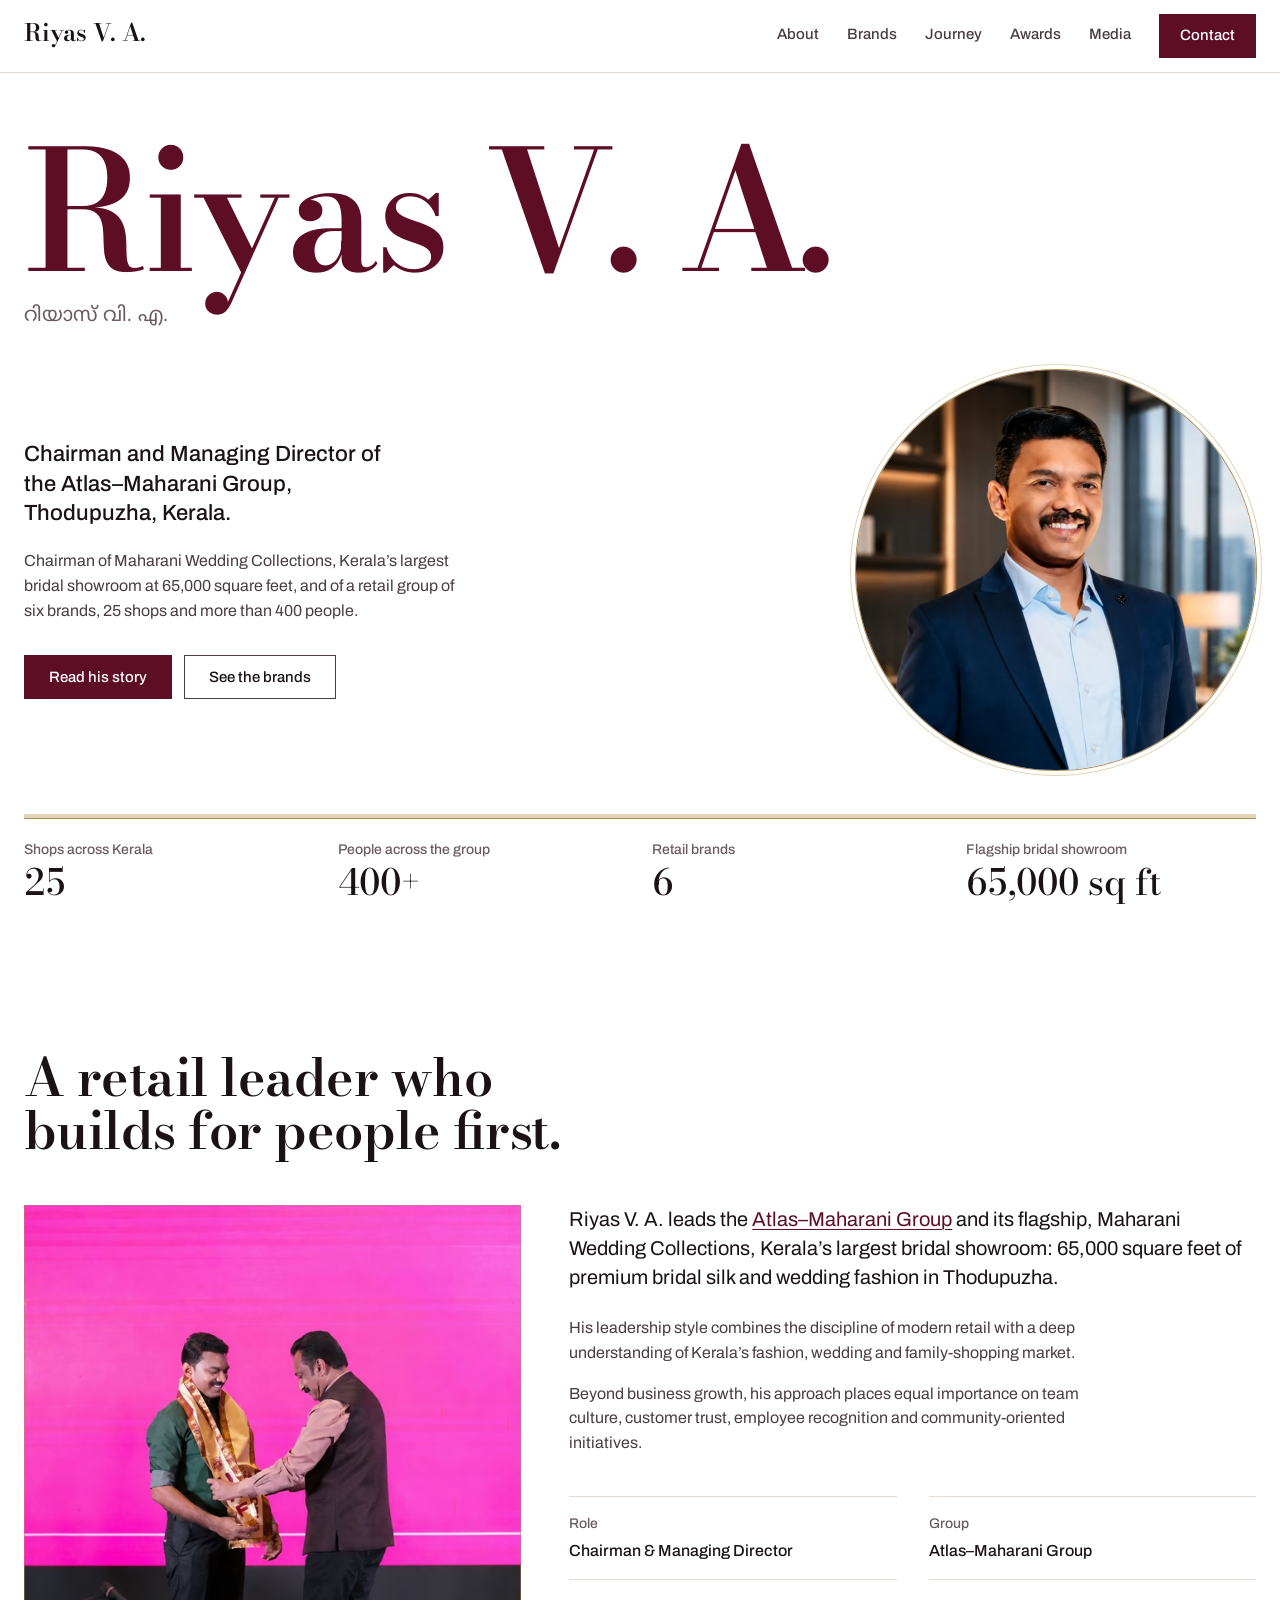
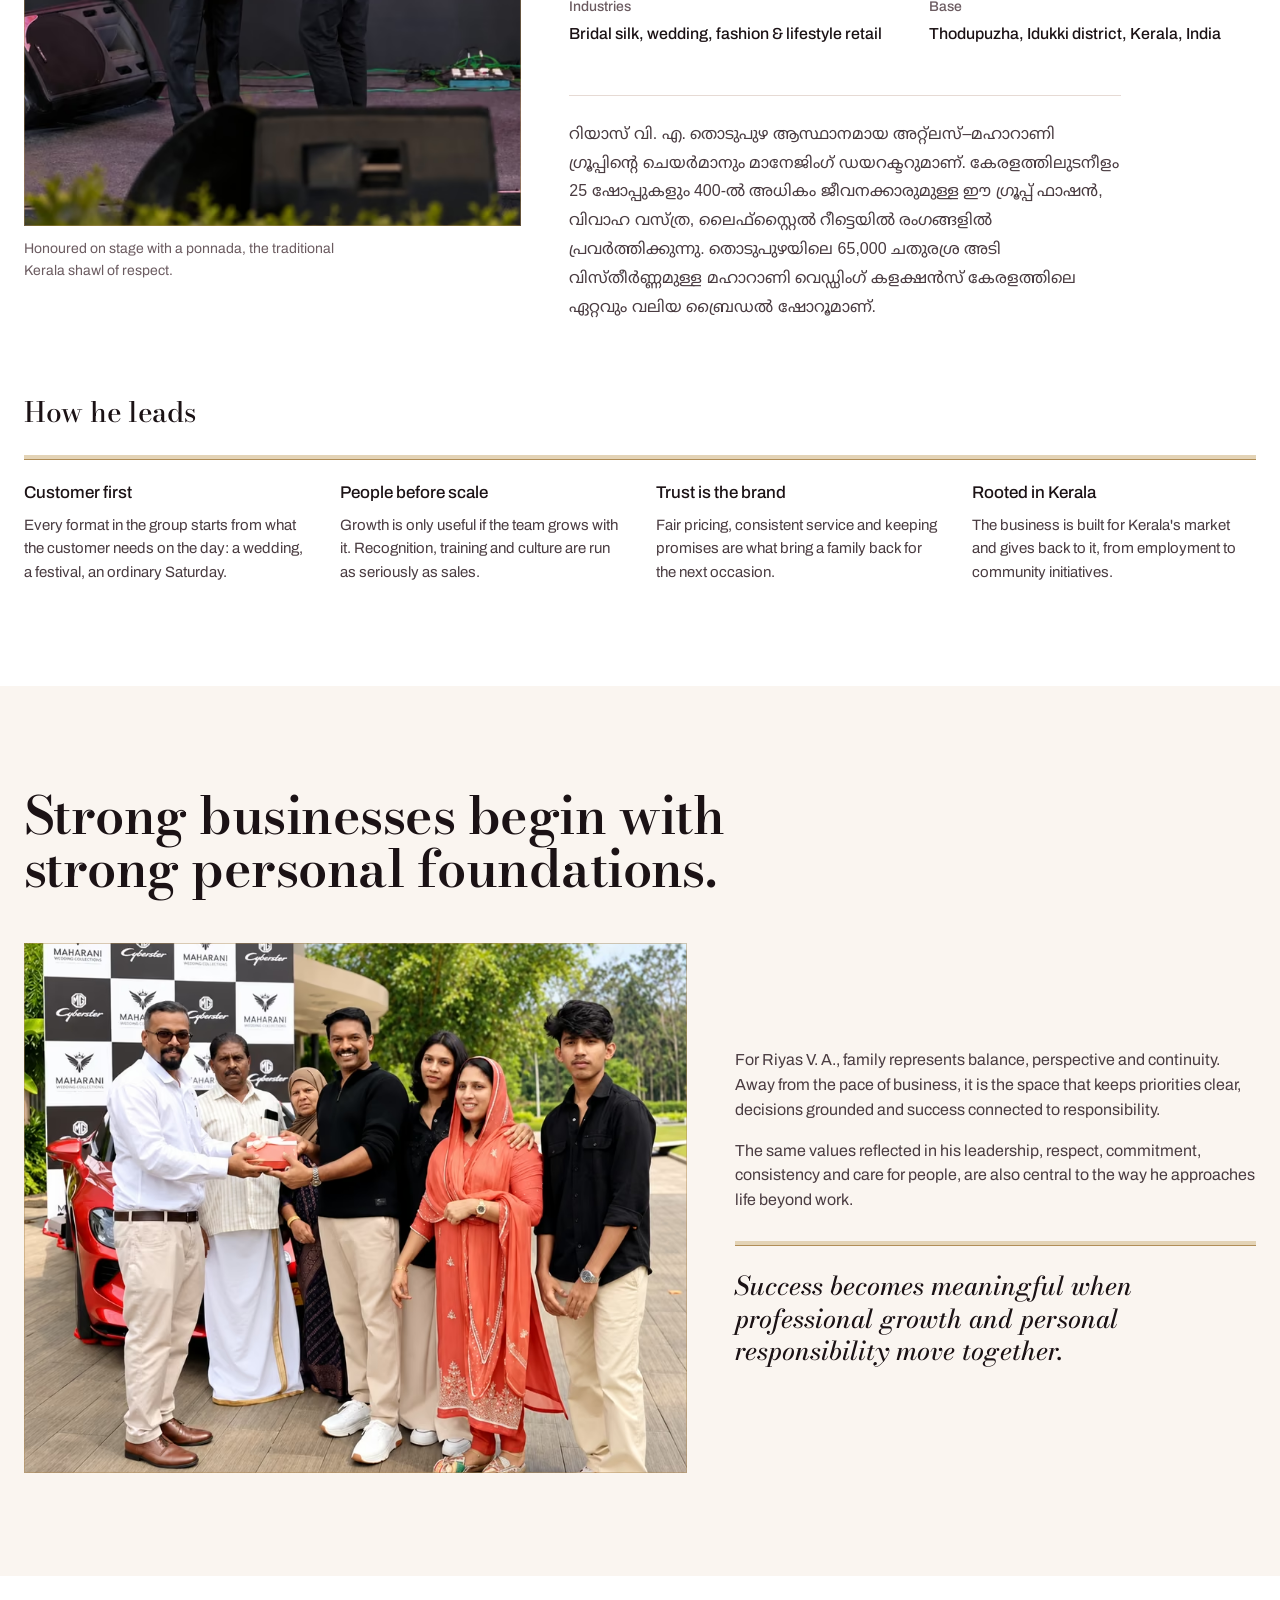
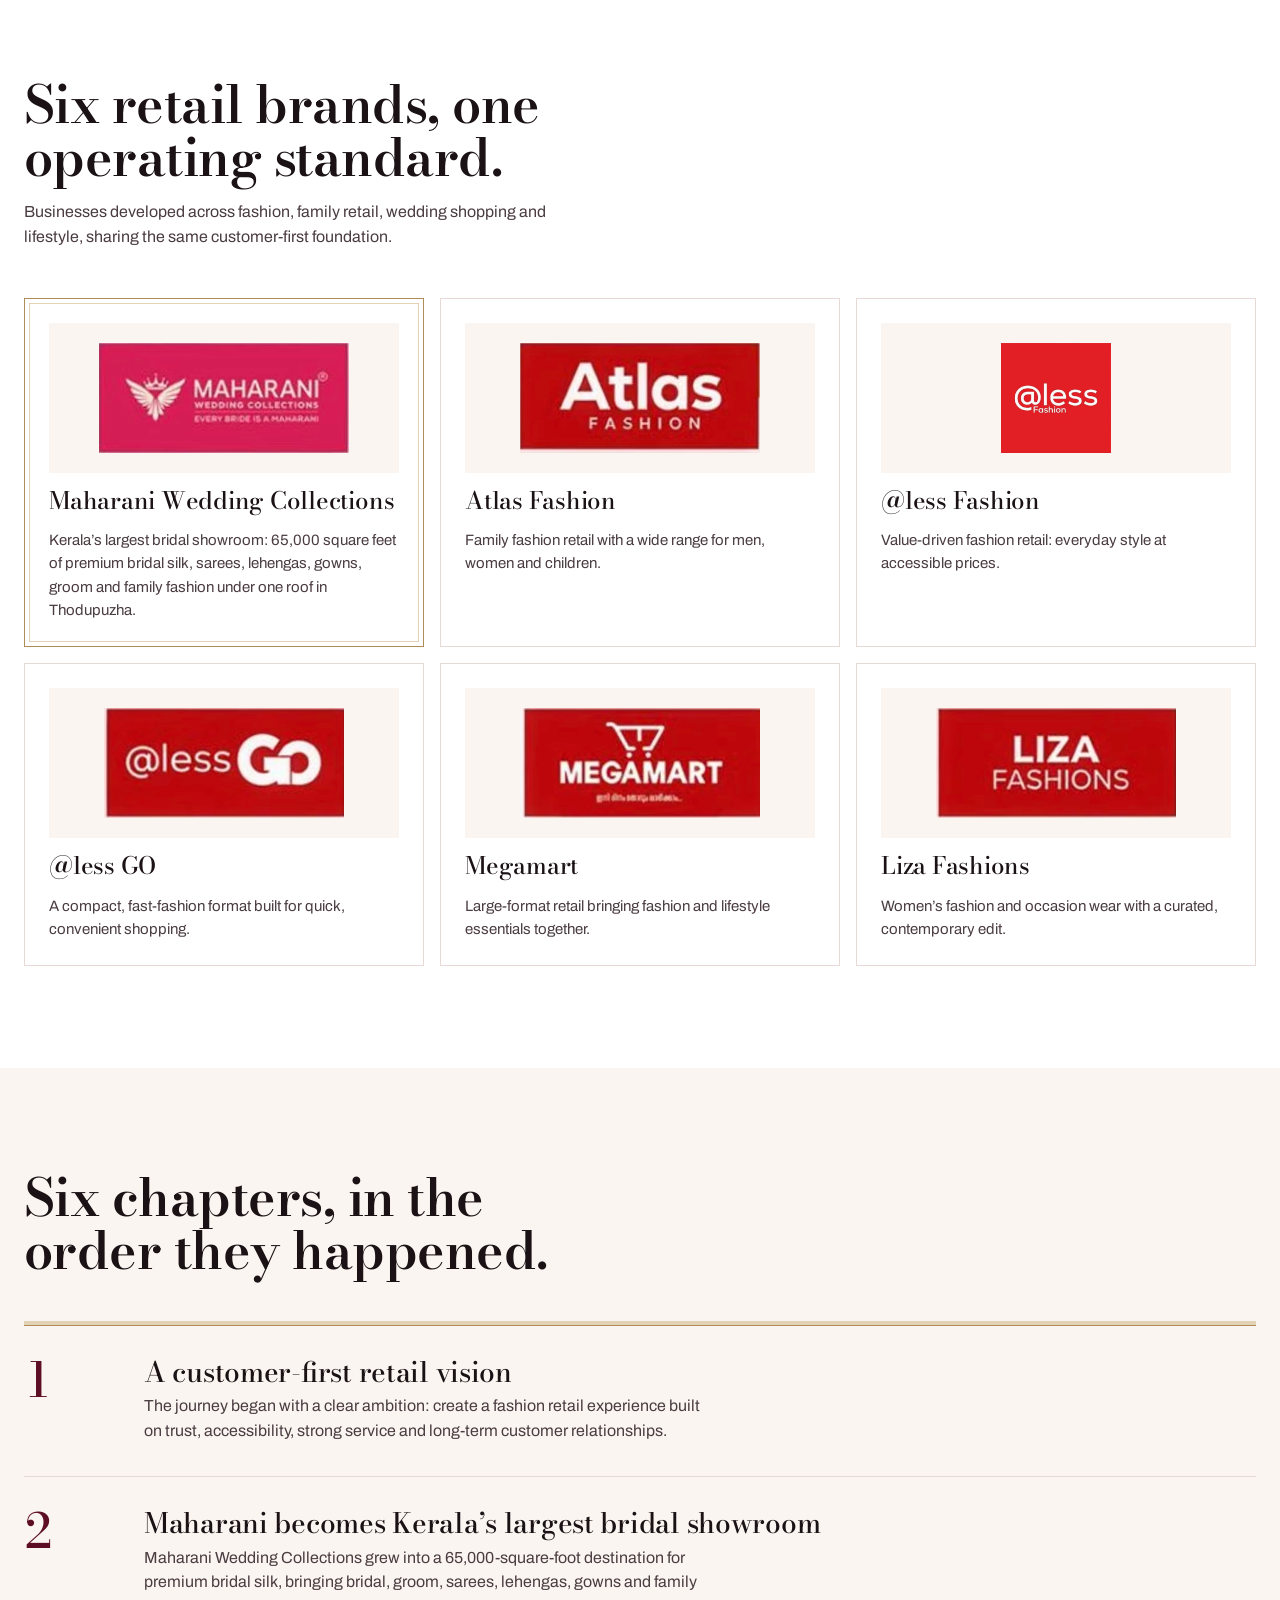
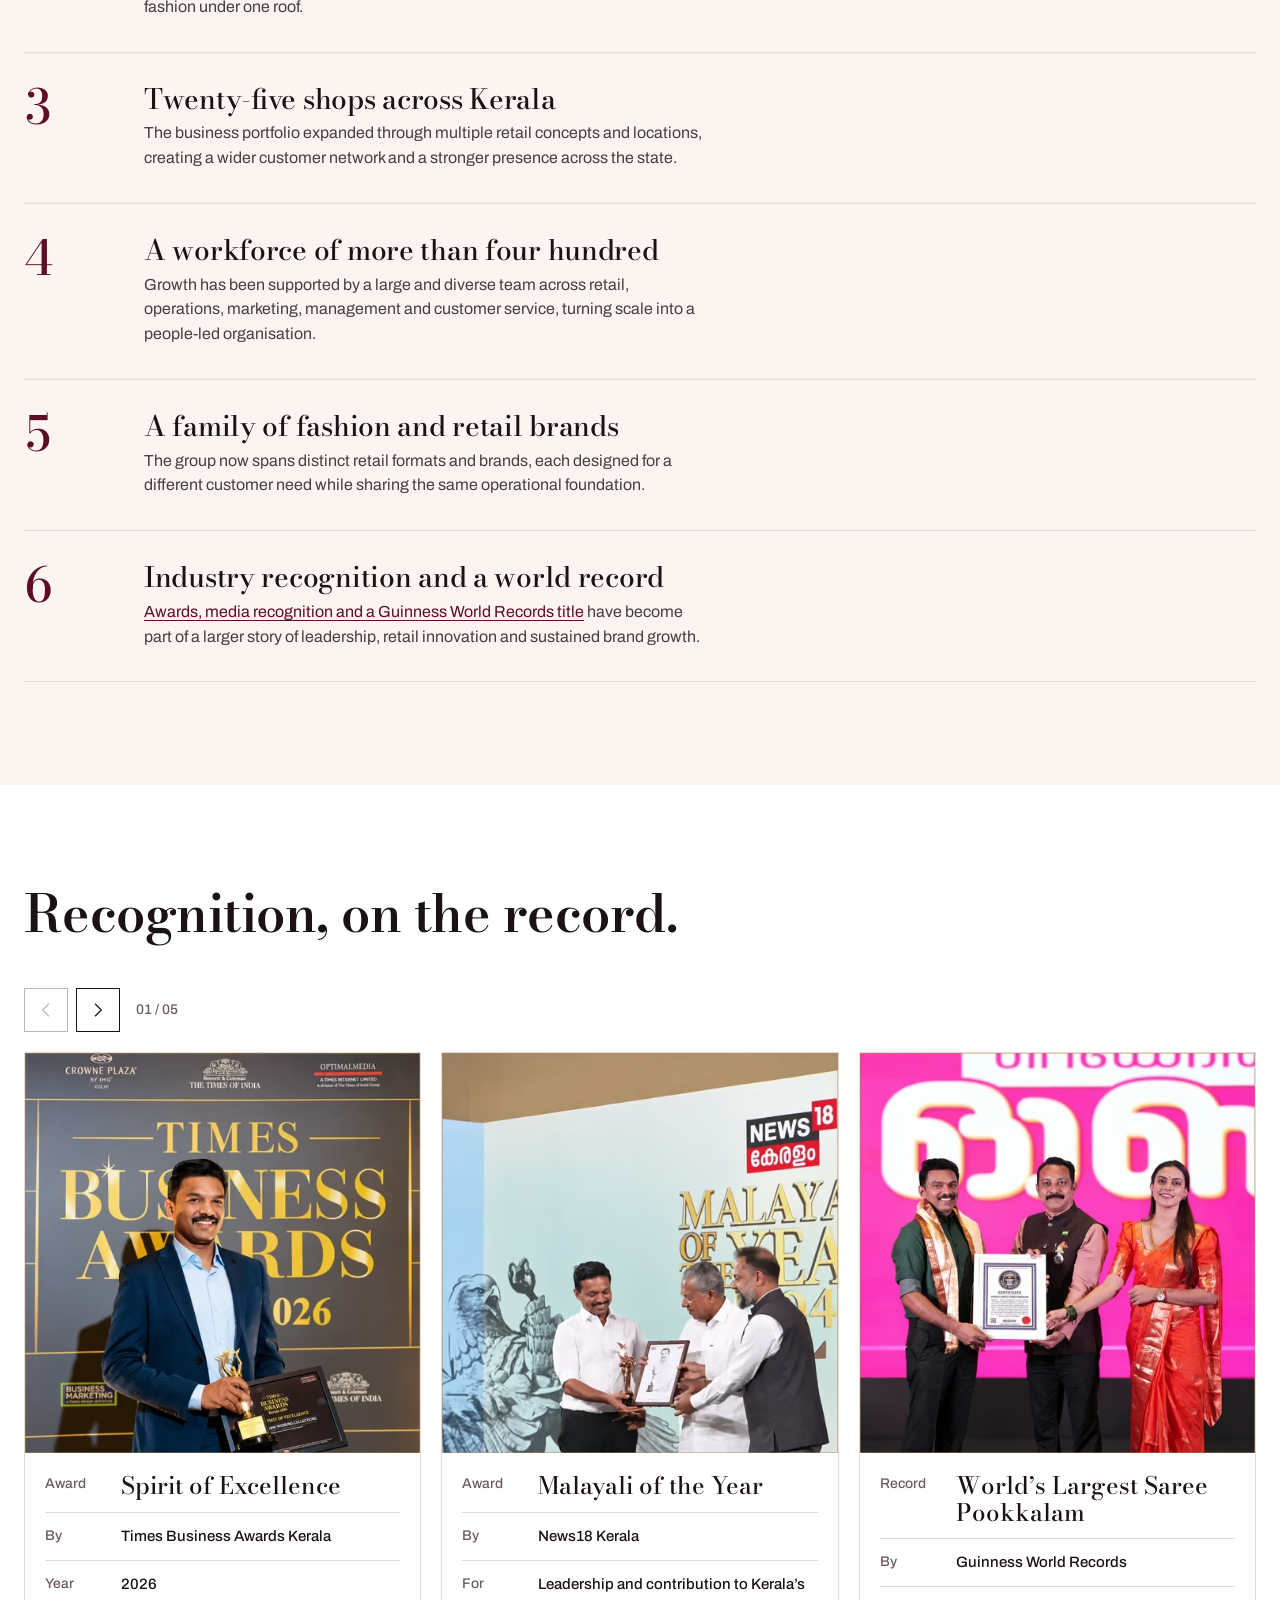
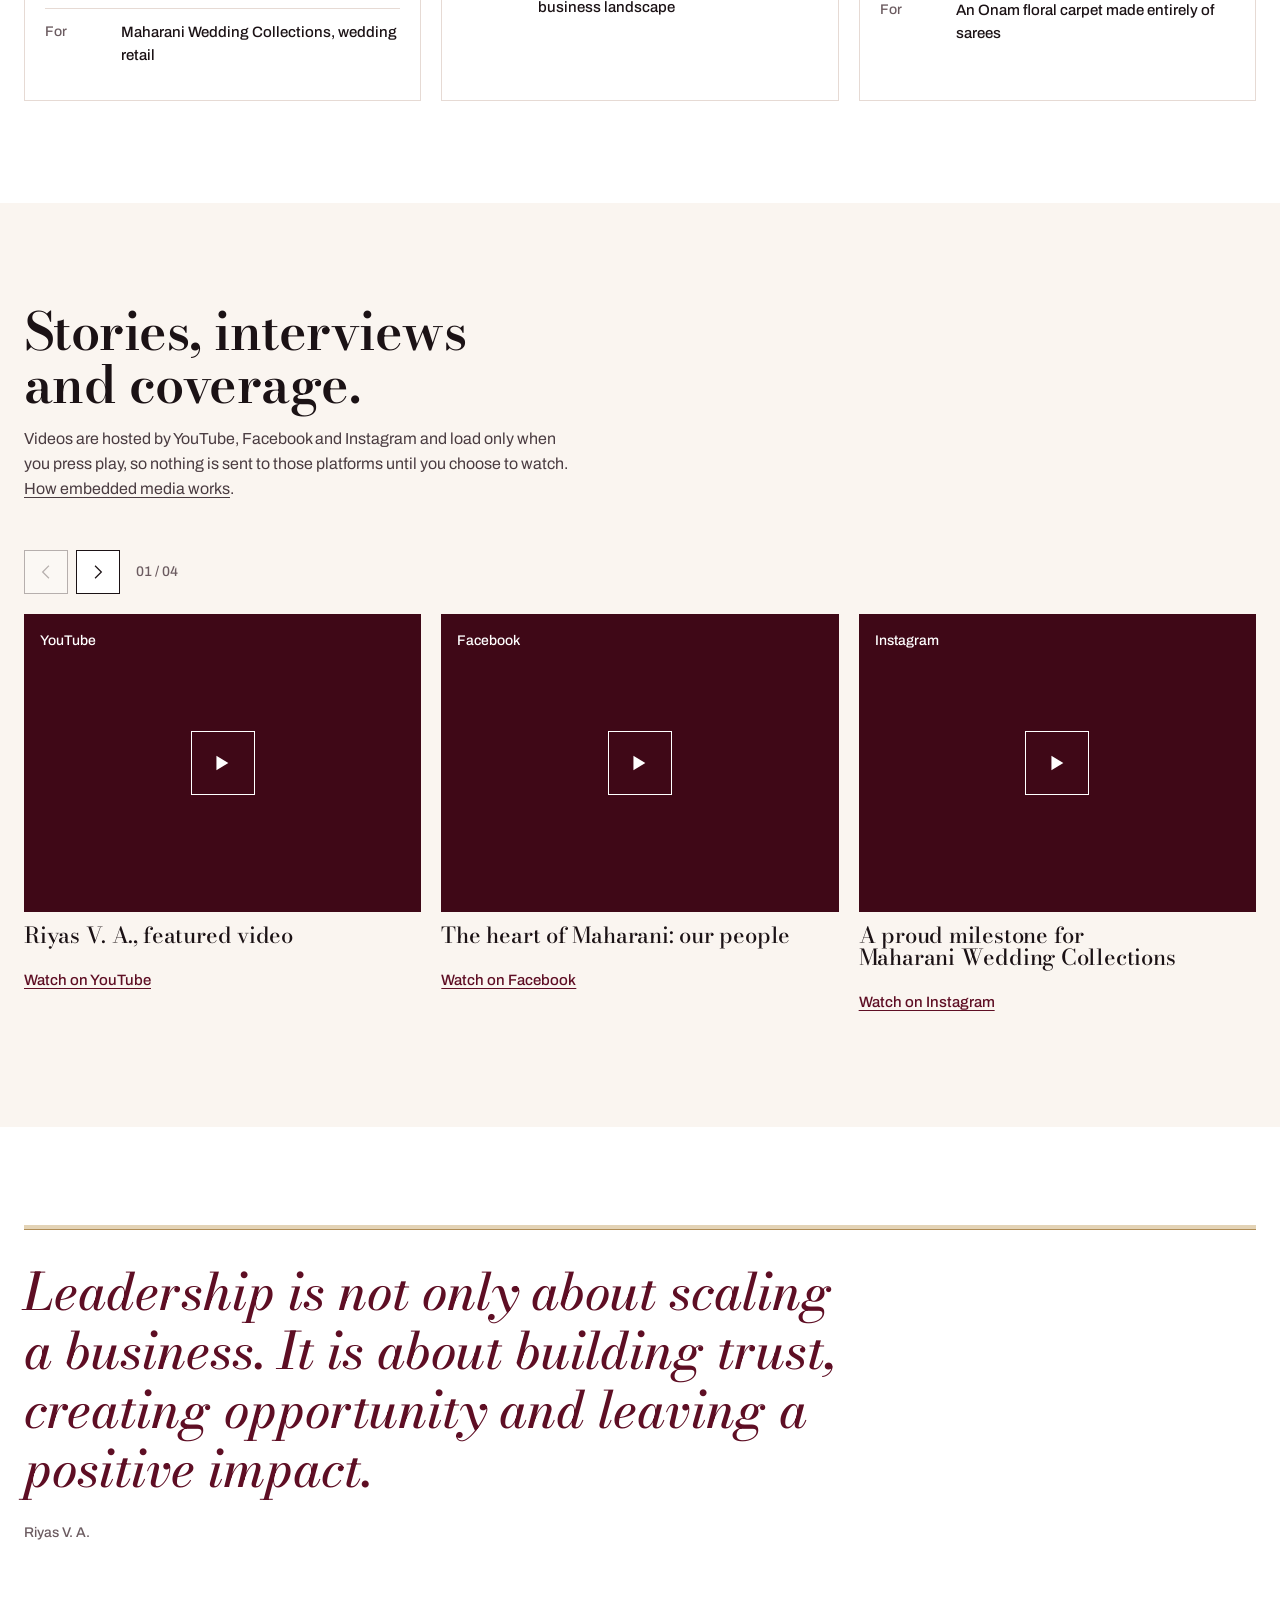
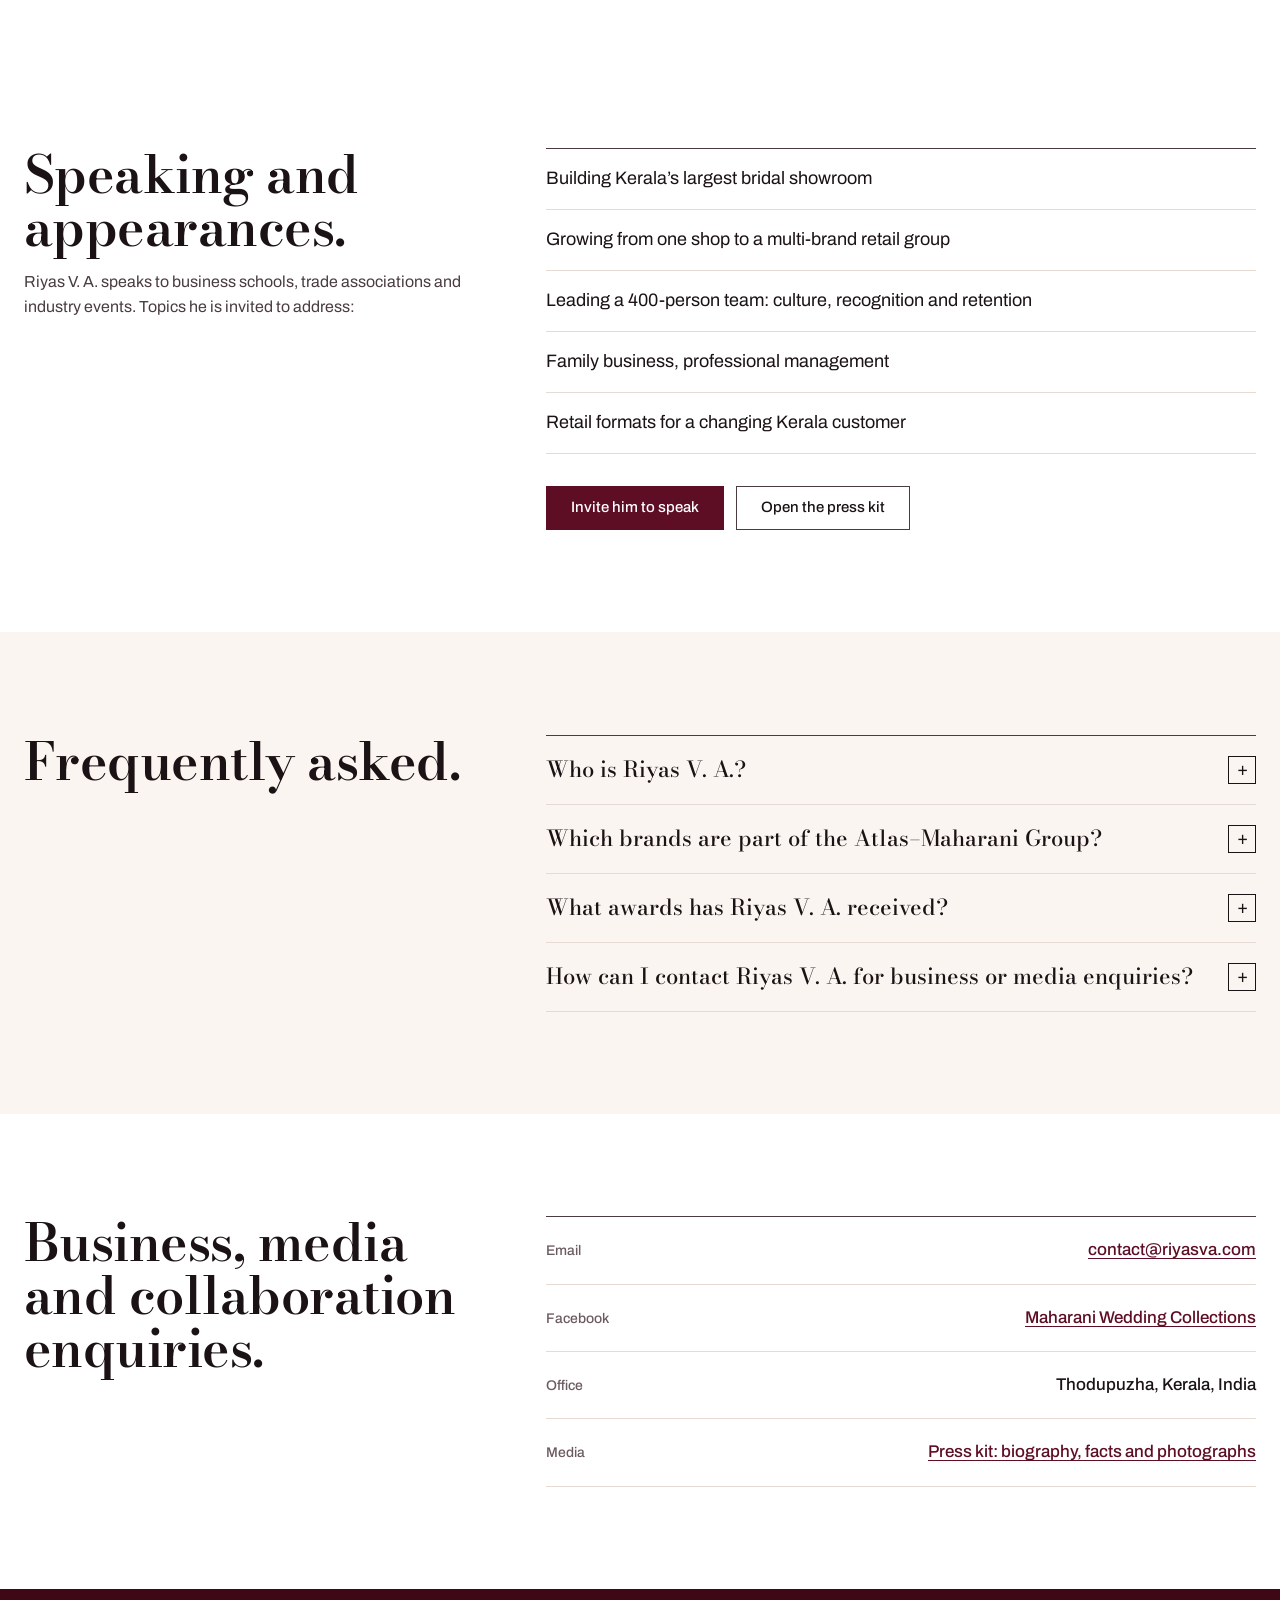
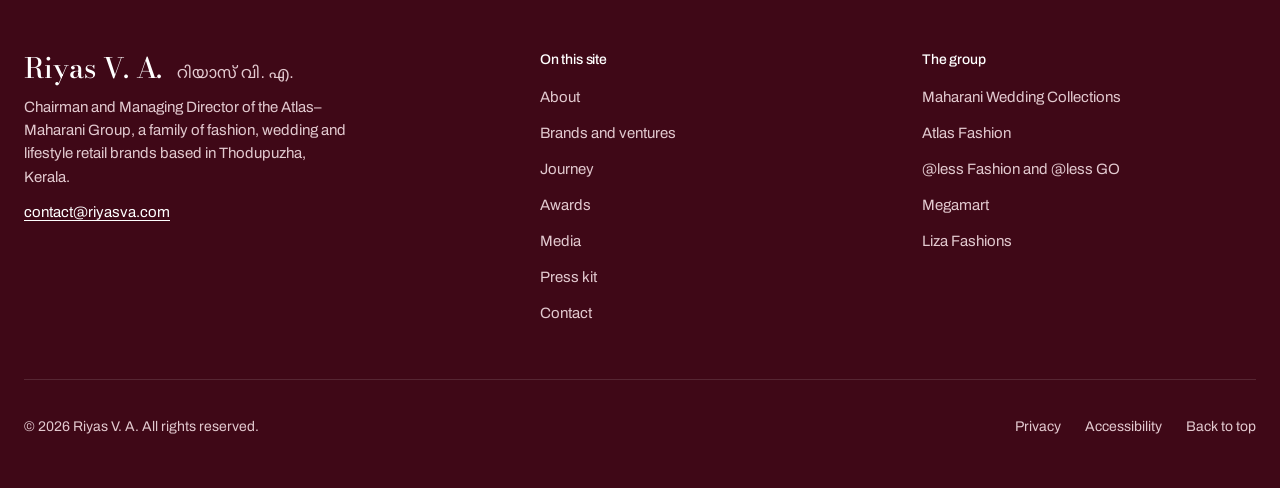
<file: index.html>
<!DOCTYPE html>
<html lang="en" dir="ltr" class="no-js">
<head>
  <meta charset="utf-8">
  <meta name="viewport" content="width=device-width, initial-scale=1, viewport-fit=cover">

  <title>Riyas V. A. | Chairman &amp; MD, Atlas–Maharani Group</title>
  <meta name="description" content="Official website of Riyas V. A., Chairman &amp; Managing Director of the Atlas–Maharani Group and Maharani Wedding Collections, Kerala’s largest bridal showroom.">
  <meta name="author" content="Riyas V. A.">
  <meta name="robots" content="index, follow, max-image-preview:large, max-snippet:-1, max-video-preview:-1">
  <meta name="theme-color" content="#5e0e24">
  <meta name="color-scheme" content="light">
  <meta name="format-detection" content="telephone=no">
  <meta name="referrer" content="strict-origin-when-cross-origin">

  <link rel="canonical" href="https://riyasva.com/">
  <link rel="alternate" hreflang="en" href="https://riyasva.com/">
  <link rel="alternate" hreflang="x-default" href="https://riyasva.com/">

  <!-- Open Graph / social preview -->
  <meta property="og:type" content="profile">
  <meta property="og:site_name" content="Riyas V. A.: Official Website">
  <meta property="og:locale" content="en_IN">
  <meta property="og:url" content="https://riyasva.com/">
  <meta property="og:title" content="Riyas V. A.: Chairman &amp; Managing Director, Atlas–Maharani Group">
  <meta property="og:description" content="Chairman of Maharani Wedding Collections, Kerala’s largest bridal showroom at 65,000 sq ft, and the Atlas–Maharani Group: 25 shops, 400+ people.">
  <meta property="og:image" content="https://riyasva.com/assets/og/riyas-va-og.jpg">
  <meta property="og:image:secure_url" content="https://riyasva.com/assets/og/riyas-va-og.jpg">
  <meta property="og:image:type" content="image/jpeg">
  <meta property="og:image:width" content="1200">
  <meta property="og:image:height" content="630">
  <meta property="og:image:alt" content="Portrait of Riyas V. A., Chairman &amp; Managing Director of the Atlas–Maharani Group">
  <meta property="profile:first_name" content="Riyas">
  <meta property="profile:last_name" content="V. A.">
  <meta name="twitter:card" content="summary_large_image">
  <meta name="twitter:title" content="Riyas V. A.: Chairman &amp; Managing Director, Atlas–Maharani Group">
  <meta name="twitter:description" content="Chairman of Maharani Wedding Collections, Kerala’s largest bridal showroom at 65,000 sq ft, and the Atlas–Maharani Group: 25 shops, 400+ people.">
  <meta name="twitter:image" content="https://riyasva.com/assets/og/riyas-va-og.jpg">
  <meta name="twitter:image:alt" content="Portrait of Riyas V. A., Chairman &amp; Managing Director of the Atlas–Maharani Group">

  <!-- Icons & app manifest -->
  <link rel="icon" href="favicon.ico" sizes="32x32">
  <link rel="icon" href="assets/icons/favicon.svg" type="image/svg+xml">
  <link rel="apple-touch-icon" href="assets/icons/apple-touch-icon.png">
  <link rel="manifest" href="site.webmanifest">

  <!-- Performance: preload critical fonts and the hero portrait (LCP) -->
  <link rel="preload" href="assets/fonts/bodoni-moda-latin-600-normal.woff2" as="font" type="font/woff2" crossorigin>
  <link rel="preload" href="assets/fonts/archivo-latin-400-normal.woff2" as="font" type="font/woff2" crossorigin>
  <link rel="preload" href="assets/img/riyas-va-640.avif" as="image" type="image/avif" imagesrcset="assets/img/riyas-va-400.avif 400w, assets/img/riyas-va-640.avif 640w, assets/img/riyas-va-800.avif 800w" imagesizes="(max-width: 980px) 90vw, 520px" fetchpriority="high">

  <link rel="stylesheet" href="styles.css">

  <!-- Structured data: ProfilePage → Person, Organization, WebSite -->
  <script type="application/ld+json">
  {
    "@context": "https://schema.org",
    "@graph": [
      {
        "@type": "ProfilePage",
        "@id": "https://riyasva.com/#profilepage",
        "url": "https://riyasva.com/",
        "name": "Riyas V. A.: Official Website",
        "inLanguage": "en",
        "isPartOf": { "@id": "https://riyasva.com/#website" },
        "about": { "@id": "https://riyasva.com/#person" },
        "mainEntity": { "@id": "https://riyasva.com/#person" },
        "primaryImageOfPage": { "@id": "https://riyasva.com/#portrait" }
      },
      {
        "@type": "WebSite",
        "@id": "https://riyasva.com/#website",
        "url": "https://riyasva.com/",
        "name": "Riyas V. A.",
        "inLanguage": "en",
        "publisher": { "@id": "https://riyasva.com/#person" }
      },
      {
        "@type": "Person",
        "@id": "https://riyasva.com/#person",
        "name": "Riyas V. A.",
        "alternateName": ["Riyas VA", "Riyas V A"],
        "url": "https://riyasva.com/",
        "image": { "@id": "https://riyasva.com/#portrait" },
        "jobTitle": "Chairman & Managing Director",
        "description": "Entrepreneur and retail leader from Thodupuzha, Kerala, India. Chairman & Managing Director of the Atlas–Maharani Group and of Maharani Wedding Collections, Kerala's largest bridal showroom (65,000 sq ft), with 25 shops across Kerala and a team of 400+ people.",
        "worksFor": { "@id": "https://riyasva.com/#organization" },
        "address": {
          "@type": "PostalAddress",
          "addressLocality": "Thodupuzha",
          "addressRegion": "Kerala",
          "addressCountry": "IN"
        },
        "email": "mailto:contact@riyasva.com",
        "knowsAbout": ["Fashion retail", "Wedding retail", "Retail expansion", "Brand building", "Leadership", "Customer experience"],
        "award": [
          "Malayali of the Year: News18 Kerala",
          "Times Business Awards Kerala 2026: Spirit of Excellence (Maharani Wedding Collections)",
          "Guinness World Records: World's Largest Saree Pookkalam",
          "Businessman of the Year"
        ],
        "sameAs": []
      },
      {
        "@type": "ImageObject",
        "@id": "https://riyasva.com/#portrait",
        "url": "https://riyasva.com/assets/img/riyas-va-800.webp",
        "contentUrl": "https://riyasva.com/assets/img/riyas-va-800.webp",
        "width": 800,
        "height": 800,
        "caption": "Riyas V. A., Chairman & Managing Director, Atlas–Maharani Group"
      },
      {
        "@type": "Organization",
        "@id": "https://riyasva.com/#organization",
        "name": "Atlas–Maharani Group",
        "alternateName": "Atlas Maharani Group",
        "url": "https://riyasva.com/#brands",
        "founder": { "@id": "https://riyasva.com/#person" },
        "address": {
          "@type": "PostalAddress",
          "addressLocality": "Thodupuzha",
          "addressRegion": "Kerala",
          "addressCountry": "IN"
        },
        "numberOfEmployees": { "@type": "QuantitativeValue", "minValue": 400 },
        "brand": [
          { "@type": "Brand", "name": "Maharani Wedding Collections", "description": "Premium bridal silk and wedding fashion. Kerala's largest bridal showroom, 65,000 sq ft, Thodupuzha." },
          { "@type": "Brand", "name": "Atlas Fashion" },
          { "@type": "Brand", "name": "@less Fashion" },
          { "@type": "Brand", "name": "@less GO" },
          { "@type": "Brand", "name": "Megamart" },
          { "@type": "Brand", "name": "Liza Fashions" }
        ],
        "sameAs": ["https://www.facebook.com/MaharaniWeddingCollections"]
      },
      {
        "@type": "BreadcrumbList",
        "@id": "https://riyasva.com/#breadcrumbs",
        "itemListElement": [
          { "@type": "ListItem", "position": 1, "name": "Home", "item": "https://riyasva.com/" }
        ]
      }
    ]
  }
  </script>
</head>

<body>

<a class="skip-link" href="#main">Skip to main content</a>

<header class="masthead">
  <div class="container masthead-row">
    <a class="brand" href="#main">
      <span class="brand-name">Riyas V. A.</span>
    </a>

    <button class="menu-toggle" type="button" aria-label="Open menu" aria-expanded="false" aria-controls="primary-nav">
      <span class="menu-bar" aria-hidden="true"></span>
      <span class="menu-bar" aria-hidden="true"></span>
    </button>

    <nav class="nav" id="primary-nav" aria-label="Primary">
      <a href="#about">About</a>
      <a href="#brands">Brands</a>
      <a href="#journey">Journey</a>
      <a href="#awards">Awards</a>
      <a href="#media">Media</a>
      <a class="nav-contact" href="#contact">Contact</a>
    </nav>
  </div>
</header>

<main id="main" tabindex="-1">

<!-- ============ HERO ============ -->
<section class="hero" aria-labelledby="hero-title">
  <div class="container">
    <h1 id="hero-title" class="nameplate">Riyas V. A.</h1>
    <p class="nameplate-ml" lang="ml">റിയാസ് വി. എ.</p>
  </div>

  <div class="container hero-grid">
    <div class="hero-text">
      <p class="hero-role">Chairman and Managing Director of the Atlas–Maharani Group, Thodupuzha, Kerala.</p>
      <p class="hero-deck">Chairman of Maharani Wedding Collections, Kerala’s largest bridal showroom at 65,000 square feet, and of a retail group of six brands, 25 shops and more than 400 people.</p>
      <div class="hero-actions">
        <a href="#about" class="btn btn-primary">Read his story</a>
        <a href="#brands" class="btn btn-secondary">See the brands</a>
      </div>
    </div>

    <figure class="hero-portrait">
      <picture>
        <source type="image/avif" srcset="assets/img/riyas-va-400.avif 400w, assets/img/riyas-va-640.avif 640w, assets/img/riyas-va-800.avif 800w" sizes="(max-width: 980px) 70vw, 420px">
        <img src="assets/img/riyas-va-640.webp" srcset="assets/img/riyas-va-400.webp 400w, assets/img/riyas-va-640.webp 640w, assets/img/riyas-va-800.webp 800w" sizes="(max-width: 980px) 70vw, 420px" width="800" height="800" alt="Riyas V. A., smiling in a navy suit and light-blue shirt, photographed in a modern office" fetchpriority="high" decoding="async">
      </picture>
    </figure>
  </div>

  <div class="container">
    <dl class="ledger ledger-hero">
      <div><dt>Shops across Kerala</dt><dd>25</dd></div>
      <div><dt>People across the group</dt><dd>400+</dd></div>
      <div><dt>Retail brands</dt><dd>6</dd></div>
      <div><dt>Flagship bridal showroom</dt><dd>65,000 sq ft</dd></div>
    </dl>
  </div>
</section>

<!-- ============ ABOUT ============ -->
<section class="section" id="about" aria-labelledby="about-title">
  <div class="container">
    <header class="section-head">
      <h2 id="about-title">A retail leader who builds for people first.</h2>
    </header>

    <div class="about-grid">
      <figure class="about-photo">
        <picture>
          <source type="image/avif" srcset="assets/img/about-honour-600.avif 600w, assets/img/about-honour-900.avif 900w" sizes="(max-width: 980px) 100vw, 42vw">
          <img src="assets/img/about-honour-600.webp" srcset="assets/img/about-honour-600.webp 600w, assets/img/about-honour-900.webp 900w" sizes="(max-width: 980px) 100vw, 42vw" width="941" height="1672" alt="Riyas V. A. being honoured with a traditional ponnada shawl on stage at a public event" loading="lazy" decoding="async">
        </picture>
        <figcaption>Honoured on stage with a ponnada, the traditional Kerala shawl of respect.</figcaption>
      </figure>

      <div class="about-text">
        <p class="lead">Riyas V. A. leads the <a href="#brands">Atlas–Maharani Group</a> and its flagship, Maharani Wedding Collections, Kerala’s largest bridal showroom: 65,000 square feet of premium bridal silk and wedding fashion in Thodupuzha.</p>
        <p>His leadership style combines the discipline of modern retail with a deep understanding of Kerala’s fashion, wedding and family-shopping market.</p>
        <p>Beyond business growth, his approach places equal importance on team culture, customer trust, employee recognition and community-oriented initiatives.</p>

        <dl class="ledger ledger-facts">
          <div><dt>Role</dt><dd>Chairman &amp; Managing Director</dd></div>
          <div><dt>Group</dt><dd>Atlas–Maharani Group</dd></div>
          <div><dt>Industries</dt><dd>Bridal silk, wedding, fashion &amp; lifestyle retail</dd></div>
          <div><dt>Base</dt><dd>Thodupuzha, Idukki district, Kerala, India</dd></div>
        </dl>

        <p class="about-ml" lang="ml">റിയാസ് വി. എ. തൊടുപുഴ ആസ്ഥാനമായ അറ്റ്‌ലസ്–മഹാറാണി ഗ്രൂപ്പിന്റെ ചെയർമാനും മാനേജിംഗ് ഡയറക്ടറുമാണ്. കേരളത്തിലുടനീളം 25 ഷോപ്പുകളും 400-ൽ അധികം ജീവനക്കാരുമുള്ള ഈ ഗ്രൂപ്പ് ഫാഷൻ, വിവാഹ വസ്ത്ര, ലൈഫ്‌സ്റ്റൈൽ റീട്ടെയിൽ രംഗങ്ങളിൽ പ്രവർത്തിക്കുന്നു. തൊടുപുഴയിലെ 65,000 ചതുരശ്ര അടി വിസ്തീർണ്ണമുള്ള മഹാറാണി വെഡ്ഡിംഗ് കളക്ഷൻസ് കേരളത്തിലെ ഏറ്റവും വലിയ ബ്രൈഡൽ ഷോറൂമാണ്.</p>
      </div>
    </div>

    <section class="principles" aria-labelledby="principles-title">
      <h3 id="principles-title">How he leads</h3>
      <ul class="principles-list" role="list">
        <li>
          <h4>Customer first</h4>
          <p>Every format in the group starts from what the customer needs on the day: a wedding, a festival, an ordinary Saturday.</p>
        </li>
        <li>
          <h4>People before scale</h4>
          <p>Growth is only useful if the team grows with it. Recognition, training and culture are run as seriously as sales.</p>
        </li>
        <li>
          <h4>Trust is the brand</h4>
          <p>Fair pricing, consistent service and keeping promises are what bring a family back for the next occasion.</p>
        </li>
        <li>
          <h4>Rooted in Kerala</h4>
          <p>The business is built for Kerala's market and gives back to it, from employment to community initiatives.</p>
        </li>
      </ul>
    </section>
  </div>
</section>

<!-- ============ FAMILY ============ -->
<section class="section section-tint" id="family" aria-labelledby="family-title">
  <div class="container">
    <header class="section-head">
      <h2 id="family-title">Strong businesses begin with strong personal foundations.</h2>
    </header>

    <div class="family-grid">
      <figure class="family-photo">
        <picture>
          <source type="image/avif" srcset="assets/img/family-600.avif 600w, assets/img/family-900.avif 900w, assets/img/family-1120.avif 1120w" sizes="(max-width: 980px) 100vw, 56vw">
          <img src="assets/img/family-900.webp" srcset="assets/img/family-600.webp 600w, assets/img/family-900.webp 900w, assets/img/family-1120.webp 1120w" sizes="(max-width: 980px) 100vw, 56vw" width="1120" height="1402" alt="Riyas V. A. with his family at a Maharani Wedding Collections event" loading="lazy" decoding="async">
        </picture>
      </figure>
      <div class="family-text">
        <p>For Riyas V. A., family represents balance, perspective and continuity. Away from the pace of business, it is the space that keeps priorities clear, decisions grounded and success connected to responsibility.</p>
        <p>The same values reflected in his leadership, respect, commitment, consistency and care for people, are also central to the way he approaches life beyond work.</p>
        <blockquote class="pull">Success becomes meaningful when professional growth and personal responsibility move together.</blockquote>
      </div>
    </div>
  </div>
</section>

<!-- ============ BRANDS ============ -->
<section class="section" id="brands" aria-labelledby="brands-title">
  <div class="container">
    <header class="section-head">
      <h2 id="brands-title">Six retail brands, one operating standard.</h2>
      <p class="section-deck">Businesses developed across fashion, family retail, wedding shopping and lifestyle, sharing the same customer-first foundation.</p>
    </header>

    <ul class="brand-grid" role="list">
      <li class="venture venture-flagship">
        <div class="venture-logo">
          <picture>
            <source type="image/avif" srcset="assets/img/brand-maharani-400.avif 400w, assets/img/brand-maharani-800.avif 800w" sizes="(max-width: 640px) 80vw, 300px">
            <img src="assets/img/brand-maharani-400.webp" srcset="assets/img/brand-maharani-400.webp 400w, assets/img/brand-maharani-800.webp 800w" sizes="(max-width: 640px) 80vw, 300px" width="800" height="353" alt="Maharani Wedding Collections logo" loading="lazy" decoding="async">
          </picture>
        </div>
        <h3>Maharani Wedding Collections</h3>
        <p>Kerala’s largest bridal showroom: 65,000 square feet of premium bridal silk, sarees, lehengas, gowns, groom and family fashion under one roof in Thodupuzha.</p>
      </li>
      <li class="venture">
        <div class="venture-logo">
          <picture>
            <source type="image/avif" srcset="assets/img/brand-atlas-fashion-400.avif 400w, assets/img/brand-atlas-fashion-800.avif 800w" sizes="(max-width: 640px) 80vw, 300px">
            <img src="assets/img/brand-atlas-fashion-400.webp" srcset="assets/img/brand-atlas-fashion-400.webp 400w, assets/img/brand-atlas-fashion-800.webp 800w" sizes="(max-width: 640px) 80vw, 300px" width="800" height="365" alt="Atlas Fashion logo" loading="lazy" decoding="async">
          </picture>
        </div>
        <h3>Atlas Fashion</h3>
        <p>Family fashion retail with a wide range for men, women and children.</p>
      </li>
      <li class="venture">
        <div class="venture-logo">
          <picture>
            <source type="image/avif" srcset="assets/img/brand-atless-fashion-400.avif 400w, assets/img/brand-atless-fashion-800.avif 800w" sizes="(max-width: 640px) 80vw, 300px">
            <img src="assets/img/brand-atless-fashion-400.webp" srcset="assets/img/brand-atless-fashion-400.webp 400w, assets/img/brand-atless-fashion-800.webp 800w" sizes="(max-width: 640px) 80vw, 300px" width="800" height="800" alt="@less Fashion logo" loading="lazy" decoding="async">
          </picture>
        </div>
        <h3>@less Fashion</h3>
        <p>Value-driven fashion retail: everyday style at accessible prices.</p>
      </li>
      <li class="venture">
        <div class="venture-logo">
          <picture>
            <source type="image/avif" srcset="assets/img/brand-atless-go-400.avif 400w, assets/img/brand-atless-go-800.avif 800w" sizes="(max-width: 640px) 80vw, 300px">
            <img src="assets/img/brand-atless-go-400.webp" srcset="assets/img/brand-atless-go-400.webp 400w, assets/img/brand-atless-go-800.webp 800w" sizes="(max-width: 640px) 80vw, 300px" width="800" height="365" alt="@less GO logo" loading="lazy" decoding="async">
          </picture>
        </div>
        <h3>@less GO</h3>
        <p>A compact, fast-fashion format built for quick, convenient shopping.</p>
      </li>
      <li class="venture">
        <div class="venture-logo">
          <picture>
            <source type="image/avif" srcset="assets/img/brand-megamart-400.avif 400w, assets/img/brand-megamart-800.avif 800w" sizes="(max-width: 640px) 80vw, 300px">
            <img src="assets/img/brand-megamart-400.webp" srcset="assets/img/brand-megamart-400.webp 400w, assets/img/brand-megamart-800.webp 800w" sizes="(max-width: 640px) 80vw, 300px" width="800" height="365" alt="Megamart logo" loading="lazy" decoding="async">
          </picture>
        </div>
        <h3>Megamart</h3>
        <p>Large-format retail bringing fashion and lifestyle essentials together.</p>
      </li>
      <li class="venture">
        <div class="venture-logo">
          <picture>
            <source type="image/avif" srcset="assets/img/brand-liza-fashions-400.avif 400w, assets/img/brand-liza-fashions-800.avif 800w" sizes="(max-width: 640px) 80vw, 300px">
            <img src="assets/img/brand-liza-fashions-400.webp" srcset="assets/img/brand-liza-fashions-400.webp 400w, assets/img/brand-liza-fashions-800.webp 800w" sizes="(max-width: 640px) 80vw, 300px" width="800" height="365" alt="Liza Fashions logo" loading="lazy" decoding="async">
          </picture>
        </div>
        <h3>Liza Fashions</h3>
        <p>Women’s fashion and occasion wear with a curated, contemporary edit.</p>
      </li>
    </ul>
  </div>
</section>

<!-- ============ JOURNEY ============ -->
<section class="section section-tint" id="journey" aria-labelledby="journey-title">
  <div class="container">
    <header class="section-head">
      <h2 id="journey-title">Six chapters, in the order they happened.</h2>
    </header>

    <ol class="chapters" role="list">
      <li>
        <span class="chapter-no" aria-hidden="true">1</span>
        <div>
          <h3>A customer-first retail vision</h3>
          <p>The journey began with a clear ambition: create a fashion retail experience built on trust, accessibility, strong service and long-term customer relationships.</p>
        </div>
      </li>
      <li>
        <span class="chapter-no" aria-hidden="true">2</span>
        <div>
          <h3>Maharani becomes Kerala’s largest bridal showroom</h3>
          <p>Maharani Wedding Collections grew into a 65,000-square-foot destination for premium bridal silk, bringing bridal, groom, sarees, lehengas, gowns and family fashion under one roof.</p>
        </div>
      </li>
      <li>
        <span class="chapter-no" aria-hidden="true">3</span>
        <div>
          <h3>Twenty-five shops across Kerala</h3>
          <p>The business portfolio expanded through multiple retail concepts and locations, creating a wider customer network and a stronger presence across the state.</p>
        </div>
      </li>
      <li>
        <span class="chapter-no" aria-hidden="true">4</span>
        <div>
          <h3>A workforce of more than four hundred</h3>
          <p>Growth has been supported by a large and diverse team across retail, operations, marketing, management and customer service, turning scale into a people-led organisation.</p>
        </div>
      </li>
      <li>
        <span class="chapter-no" aria-hidden="true">5</span>
        <div>
          <h3>A family of fashion and retail brands</h3>
          <p>The group now spans distinct retail formats and brands, each designed for a different customer need while sharing the same operational foundation.</p>
        </div>
      </li>
      <li>
        <span class="chapter-no" aria-hidden="true">6</span>
        <div>
          <h3>Industry recognition and a world record</h3>
          <p><a href="#awards">Awards, media recognition and a Guinness World Records title</a> have become part of a larger story of leadership, retail innovation and sustained brand growth.</p>
        </div>
      </li>
    </ol>
  </div>
</section>

<!-- ============ AWARDS ============ -->
<section class="section" id="awards" aria-labelledby="awards-title">
  <div class="container">
    <header class="section-head">
      <h2 id="awards-title">Recognition, on the record.</h2>
    </header>

    <div class="carousel" data-carousel role="region" aria-roledescription="carousel" aria-label="Awards and achievements">
      <div class="carousel-controls">
        <button class="carousel-btn" type="button" data-carousel-prev aria-label="Previous awards">
          <svg viewBox="0 0 24 24" width="20" height="20" aria-hidden="true"><path d="M15 5l-7 7 7 7" fill="none" stroke="currentColor" stroke-width="1.5" stroke-linecap="square"/></svg>
        </button>
        <button class="carousel-btn" type="button" data-carousel-next aria-label="Next awards">
          <svg viewBox="0 0 24 24" width="20" height="20" aria-hidden="true"><path d="M9 5l7 7-7 7" fill="none" stroke="currentColor" stroke-width="1.5" stroke-linecap="square"/></svg>
        </button>
        <span class="carousel-status" data-carousel-status aria-live="polite"></span>
      </div>

      <ul class="carousel-track" data-carousel-track role="list">
        <li class="award" aria-roledescription="slide">
          <div class="award-photo">
            <picture>
              <source type="image/avif" srcset="assets/img/award-times-business-500.avif 500w, assets/img/award-times-business-800.avif 800w" sizes="(max-width: 640px) 90vw, (max-width: 980px) 45vw, 400px">
              <img src="assets/img/award-times-business-500.webp" srcset="assets/img/award-times-business-500.webp 500w, assets/img/award-times-business-800.webp 800w" sizes="(max-width: 640px) 90vw, (max-width: 980px) 45vw, 400px" width="1000" height="1500" alt="Riyas V. A. holding the Times Business Awards Kerala 2026 trophy and certificate for Spirit of Excellence" loading="lazy" decoding="async">
            </picture>
          </div>
          <dl class="award-meta">
            <div><dt>Award</dt><dd>Spirit of Excellence</dd></div>
            <div><dt>By</dt><dd>Times Business Awards Kerala</dd></div>
            <div><dt>Year</dt><dd>2026</dd></div>
            <div><dt>For</dt><dd>Maharani Wedding Collections, wedding retail</dd></div>
          </dl>
        </li>
        <li class="award" aria-roledescription="slide">
          <div class="award-photo">
            <picture>
              <source type="image/avif" srcset="assets/img/award-malayali-of-the-year-500.avif 500w, assets/img/award-malayali-of-the-year-800.avif 800w" sizes="(max-width: 640px) 90vw, (max-width: 980px) 45vw, 400px">
              <img src="assets/img/award-malayali-of-the-year-500.webp" srcset="assets/img/award-malayali-of-the-year-500.webp 500w, assets/img/award-malayali-of-the-year-800.webp 800w" sizes="(max-width: 640px) 90vw, (max-width: 980px) 45vw, 400px" width="941" height="1672" alt="Riyas V. A. receiving the News18 Kerala Malayali of the Year award on stage" loading="lazy" decoding="async">
            </picture>
          </div>
          <dl class="award-meta">
            <div><dt>Award</dt><dd>Malayali of the Year</dd></div>
            <div><dt>By</dt><dd>News18 Kerala</dd></div>
            <div><dt>For</dt><dd>Leadership and contribution to Kerala’s business landscape</dd></div>
          </dl>
        </li>
        <li class="award" aria-roledescription="slide">
          <div class="award-photo">
            <picture>
              <source type="image/avif" srcset="assets/img/award-guinness-500.avif 500w, assets/img/award-guinness-800.avif 800w" sizes="(max-width: 640px) 90vw, (max-width: 980px) 45vw, 400px">
              <img src="assets/img/award-guinness-500.webp" srcset="assets/img/award-guinness-500.webp 500w, assets/img/award-guinness-800.webp 800w" sizes="(max-width: 640px) 90vw, (max-width: 980px) 45vw, 400px" width="1000" height="1333" alt="Riyas V. A. receiving the Guinness World Records certificate for the world's largest saree pookkalam" loading="lazy" decoding="async">
            </picture>
          </div>
          <dl class="award-meta">
            <div><dt>Record</dt><dd>World’s Largest Saree Pookkalam</dd></div>
            <div><dt>By</dt><dd>Guinness World Records</dd></div>
            <div><dt>For</dt><dd>An Onam floral carpet made entirely of sarees</dd></div>
          </dl>
        </li>
        <li class="award" aria-roledescription="slide">
          <div class="award-photo">
            <picture>
              <source type="image/avif" srcset="assets/img/award-businessman-of-the-year-500.avif 500w, assets/img/award-businessman-of-the-year-800.avif 800w" sizes="(max-width: 640px) 90vw, (max-width: 980px) 45vw, 400px">
              <img src="assets/img/award-businessman-of-the-year-500.webp" srcset="assets/img/award-businessman-of-the-year-500.webp 500w, assets/img/award-businessman-of-the-year-800.webp 800w" sizes="(max-width: 640px) 90vw, (max-width: 980px) 45vw, 400px" width="1000" height="1500" alt="Riyas V. A. receiving the Businessman of the Year trophy on stage" loading="lazy" decoding="async">
            </picture>
          </div>
          <dl class="award-meta">
            <div><dt>Award</dt><dd>Businessman of the Year</dd></div>
            <div><dt>For</dt><dd>Entrepreneurial growth and leadership in Kerala’s retail sector</dd></div>
          </dl>
        </li>
        <li class="award" aria-roledescription="slide">
          <div class="award-photo">
            <picture>
              <source type="image/avif" srcset="assets/img/award-agm-honour-500.avif 500w, assets/img/award-agm-honour-800.avif 800w" sizes="(max-width: 640px) 90vw, (max-width: 980px) 45vw, 400px">
              <img src="assets/img/award-agm-honour-500.webp" srcset="assets/img/award-agm-honour-500.webp 500w, assets/img/award-agm-honour-800.webp 800w" sizes="(max-width: 640px) 90vw, (max-width: 980px) 45vw, 400px" width="839" height="1874" alt="Riyas V. A. receiving a memento on stage at a 31st Annual General Meeting" loading="lazy" decoding="async">
            </picture>
          </div>
          <dl class="award-meta">
            <div><dt>Honour</dt><dd>Felicitation at the 31st Annual General Meeting</dd></div>
            <div><dt>For</dt><dd>Contribution to the retail community</dd></div>
          </dl>
        </li>
      </ul>
    </div>
  </div>
</section>

<!-- ============ MEDIA ============ -->
<section class="section section-tint" id="media" aria-labelledby="media-title">
  <div class="container">
    <header class="section-head">
      <h2 id="media-title">Stories, interviews and coverage.</h2>
      <p class="section-deck">Videos are hosted by YouTube, Facebook and Instagram and load only when you press play, so nothing is sent to those platforms until you choose to watch. <a href="privacy.html#embeds">How embedded media works</a>.</p>
    </header>

    <div class="carousel" data-carousel role="region" aria-roledescription="carousel" aria-label="Media and press">
      <div class="carousel-controls">
        <button class="carousel-btn" type="button" data-carousel-prev aria-label="Previous media">
          <svg viewBox="0 0 24 24" width="20" height="20" aria-hidden="true"><path d="M15 5l-7 7 7 7" fill="none" stroke="currentColor" stroke-width="1.5" stroke-linecap="square"/></svg>
        </button>
        <button class="carousel-btn" type="button" data-carousel-next aria-label="Next media">
          <svg viewBox="0 0 24 24" width="20" height="20" aria-hidden="true"><path d="M9 5l7 7-7 7" fill="none" stroke="currentColor" stroke-width="1.5" stroke-linecap="square"/></svg>
        </button>
        <span class="carousel-status" data-carousel-status aria-live="polite"></span>
      </div>

      <ul class="carousel-track" data-carousel-track role="list">
        <li class="media" aria-roledescription="slide">
          <div class="media-frame" data-embed data-provider="YouTube" data-src="https://www.youtube-nocookie.com/embed/qVNw9WHxtrU?autoplay=1&amp;rel=0" data-title="Riyas V. A., featured video on YouTube">
            <span class="media-platform">YouTube</span>
            <button class="media-play" type="button" aria-label="Play: Riyas V. A. featured video (loads YouTube)">
              <svg viewBox="0 0 24 24" width="22" height="22" aria-hidden="true"><path d="M7 4v16l13-8z" fill="currentColor"/></svg>
            </button>
          </div>
          <h3>Riyas V. A., featured video</h3>
          <a class="media-link" href="https://www.youtube.com/watch?v=qVNw9WHxtrU" target="_blank" rel="noopener noreferrer">Watch on YouTube<span class="sr-only"> (opens in a new tab)</span></a>
        </li>
        <li class="media" aria-roledescription="slide">
          <div class="media-frame" data-embed data-provider="Facebook" data-src="https://www.facebook.com/plugins/video.php?href=https%3A%2F%2Fwww.facebook.com%2FMaharaniWeddingCollections%2Fvideos%2Friyas-va-about-the-heart-of-maharani-our-peoplemore-than-a-workplace-its-a-space%2F4425333791029175%2F&amp;show_text=false&amp;autoplay=true" data-title="Riyas V. A. about the heart of Maharani: our people">
            <span class="media-platform">Facebook</span>
            <button class="media-play" type="button" aria-label="Play: The heart of Maharani, our people (loads Facebook)">
              <svg viewBox="0 0 24 24" width="22" height="22" aria-hidden="true"><path d="M7 4v16l13-8z" fill="currentColor"/></svg>
            </button>
          </div>
          <h3>The heart of Maharani: our people</h3>
          <a class="media-link" href="https://www.facebook.com/MaharaniWeddingCollections/videos/riyas-va-about-the-heart-of-maharani-our-peoplemore-than-a-workplace-its-a-space/4425333791029175/" target="_blank" rel="noopener noreferrer">Watch on Facebook<span class="sr-only"> (opens in a new tab)</span></a>
        </li>
        <li class="media" aria-roledescription="slide">
          <div class="media-frame" data-embed data-provider="Instagram" data-src="https://www.instagram.com/reel/DIXuNQUSC2f/embed/" data-title="Maharani Wedding Collections milestone reel on Instagram">
            <span class="media-platform">Instagram</span>
            <button class="media-play" type="button" aria-label="Play: Maharani milestone reel (loads Instagram)">
              <svg viewBox="0 0 24 24" width="22" height="22" aria-hidden="true"><path d="M7 4v16l13-8z" fill="currentColor"/></svg>
            </button>
          </div>
          <h3>A proud milestone for Maharani Wedding Collections</h3>
          <a class="media-link" href="https://www.instagram.com/reel/DIXuNQUSC2f/" target="_blank" rel="noopener noreferrer">Watch on Instagram<span class="sr-only"> (opens in a new tab)</span></a>
        </li>
        <li class="media" aria-roledescription="slide">
          <div class="media-frame" data-embed data-provider="Facebook" data-src="https://www.facebook.com/plugins/video.php?href=https%3A%2F%2Fwww.facebook.com%2FMaharaniWeddingCollections%2Fvideos%2Fbehind-every-rush-every-celebration-and-every-milestone-at-maharani-stands-one-m%2F28455204714103662%2F&amp;show_text=false&amp;autoplay=true" data-title="Behind every rush, every celebration and every milestone at Maharani">
            <span class="media-platform">Facebook</span>
            <button class="media-play" type="button" aria-label="Play: Behind every milestone at Maharani (loads Facebook)">
              <svg viewBox="0 0 24 24" width="22" height="22" aria-hidden="true"><path d="M7 4v16l13-8z" fill="currentColor"/></svg>
            </button>
          </div>
          <h3>Behind every rush, every celebration and every milestone at Maharani</h3>
          <a class="media-link" href="https://www.facebook.com/MaharaniWeddingCollections/videos/behind-every-rush-every-celebration-and-every-milestone-at-maharani-stands-one-m/28455204714103662/" target="_blank" rel="noopener noreferrer">Watch on Facebook<span class="sr-only"> (opens in a new tab)</span></a>
        </li>
      </ul>
    </div>
  </div>
</section>

<!-- ============ QUOTE ============ -->
<section class="section quote" aria-label="Quote from Riyas V. A.">
  <figure class="container">
    <blockquote>Leadership is not only about scaling a business. It is about building trust, creating opportunity and leaving a positive impact.</blockquote>
    <figcaption>Riyas V. A.</figcaption>
  </figure>
</section>

<!-- ============ SPEAKING ============ -->
<section class="section" id="speaking" aria-labelledby="speaking-title">
  <div class="container faq-grid">
    <header class="section-head">
      <h2 id="speaking-title">Speaking and appearances.</h2>
      <p class="section-deck">Riyas V. A. speaks to business schools, trade associations and industry events. Topics he is invited to address:</p>
    </header>
    <div>
      <ul class="topics" role="list">
        <li>Building Kerala’s largest bridal showroom</li>
        <li>Growing from one shop to a multi-brand retail group</li>
        <li>Leading a 400-person team: culture, recognition and retention</li>
        <li>Family business, professional management</li>
        <li>Retail formats for a changing Kerala customer</li>
      </ul>
      <div class="hero-actions">
        <a class="btn btn-primary" href="mailto:contact@riyasva.com?subject=Speaking%20invitation">Invite him to speak</a>
        <a class="btn btn-secondary" href="press.html">Open the press kit</a>
      </div>
    </div>
  </div>
</section>

<!-- ============ FAQ ============ -->
<section class="section section-tint" id="faq" aria-labelledby="faq-title">
  <div class="container faq-grid">
    <header class="section-head">
      <h2 id="faq-title">Frequently asked.</h2>
    </header>
    <div class="faq-list">
      <details class="faq">
        <summary>Who is Riyas V. A.?</summary>
        <p>Riyas V. A. is an entrepreneur from Thodupuzha, Kerala, and the Chairman &amp; Managing Director of the Atlas–Maharani Group, a family of fashion, wedding and lifestyle retail brands.</p>
      </details>
      <details class="faq">
        <summary>Which brands are part of the Atlas–Maharani Group?</summary>
        <p>Maharani Wedding Collections (Kerala’s largest bridal showroom, 65,000 sq ft in Thodupuzha), Atlas Fashion, @less Fashion, @less GO, Megamart and Liza Fashions: 25 shops across Kerala with a team of more than 400 people.</p>
      </details>
      <details class="faq">
        <summary>What awards has Riyas V. A. received?</summary>
        <p>Recognitions include the Times Business Awards Kerala 2026 (Spirit of Excellence), News18 Kerala’s Malayali of the Year, a Guinness World Records title for the world’s largest saree pookkalam, and Businessman of the Year.</p>
      </details>
      <details class="faq">
        <summary>How can I contact Riyas V. A. for business or media enquiries?</summary>
        <p>Write to <a href="mailto:contact@riyasva.com">contact@riyasva.com</a> for business, media, speaking and collaboration enquiries, or see the <a href="#contact">contact details</a> below. How your data is handled is explained on the <a href="privacy.html">privacy page</a>.</p>
      </details>
    </div>
  </div>
</section>

<!-- ============ CONTACT ============ -->
<section class="section" id="contact" aria-labelledby="contact-title">
  <div class="container contact-grid">
    <header class="section-head">
      <h2 id="contact-title">Business, media and collaboration enquiries.</h2>
    </header>
    <dl class="ledger ledger-contact">
      <div><dt>Email</dt><dd><a href="mailto:contact@riyasva.com">contact@riyasva.com</a></dd></div>
      <div><dt>Facebook</dt><dd><a href="https://www.facebook.com/MaharaniWeddingCollections" target="_blank" rel="noopener noreferrer">Maharani Wedding Collections<span class="sr-only"> (opens in a new tab)</span></a></dd></div>
      <div><dt>Office</dt><dd>Thodupuzha, Kerala, India</dd></div>
      <div><dt>Media</dt><dd><a href="press.html">Press kit: biography, facts and photographs</a></dd></div>
    </dl>
  </div>
</section>

</main>

<footer class="footer">
  <div class="container footer-grid">
    <div>
      <p class="footer-name">Riyas V. A. <span lang="ml">റിയാസ് വി. എ.</span></p>
      <p>Chairman and Managing Director of the Atlas–Maharani Group, a family of fashion, wedding and lifestyle retail brands based in Thodupuzha, Kerala.</p>
      <p><a href="mailto:contact@riyasva.com">contact@riyasva.com</a></p>
    </div>
    <div class="footer-col">
      <h2>On this site</h2>
      <ul>
        <li><a href="#about">About</a></li>
        <li><a href="#brands">Brands and ventures</a></li>
        <li><a href="#journey">Journey</a></li>
        <li><a href="#awards">Awards</a></li>
        <li><a href="#media">Media</a></li>
        <li><a href="press.html">Press kit</a></li>
        <li><a href="#contact">Contact</a></li>
      </ul>
    </div>
    <div class="footer-col">
      <h2>The group</h2>
      <ul>
        <li><a href="https://www.facebook.com/MaharaniWeddingCollections" target="_blank" rel="noopener noreferrer">Maharani Wedding Collections<span class="sr-only"> (opens in a new tab)</span></a></li>
        <li><a href="#brands">Atlas Fashion</a></li>
        <li><a href="#brands">@less Fashion and @less GO</a></li>
        <li><a href="#brands">Megamart</a></li>
        <li><a href="#brands">Liza Fashions</a></li>
      </ul>
    </div>
    <div class="footer-legal">
      <p>© <span data-year>2026</span> Riyas V. A. All rights reserved.</p>
      <nav class="footer-links" aria-label="Legal"><a href="privacy.html">Privacy</a><a href="privacy.html#accessibility">Accessibility</a><a href="#main">Back to top</a></nav>
    </div>
  </div>
</footer>

<script src="script.js" defer></script>
</body>
</html>
</file>
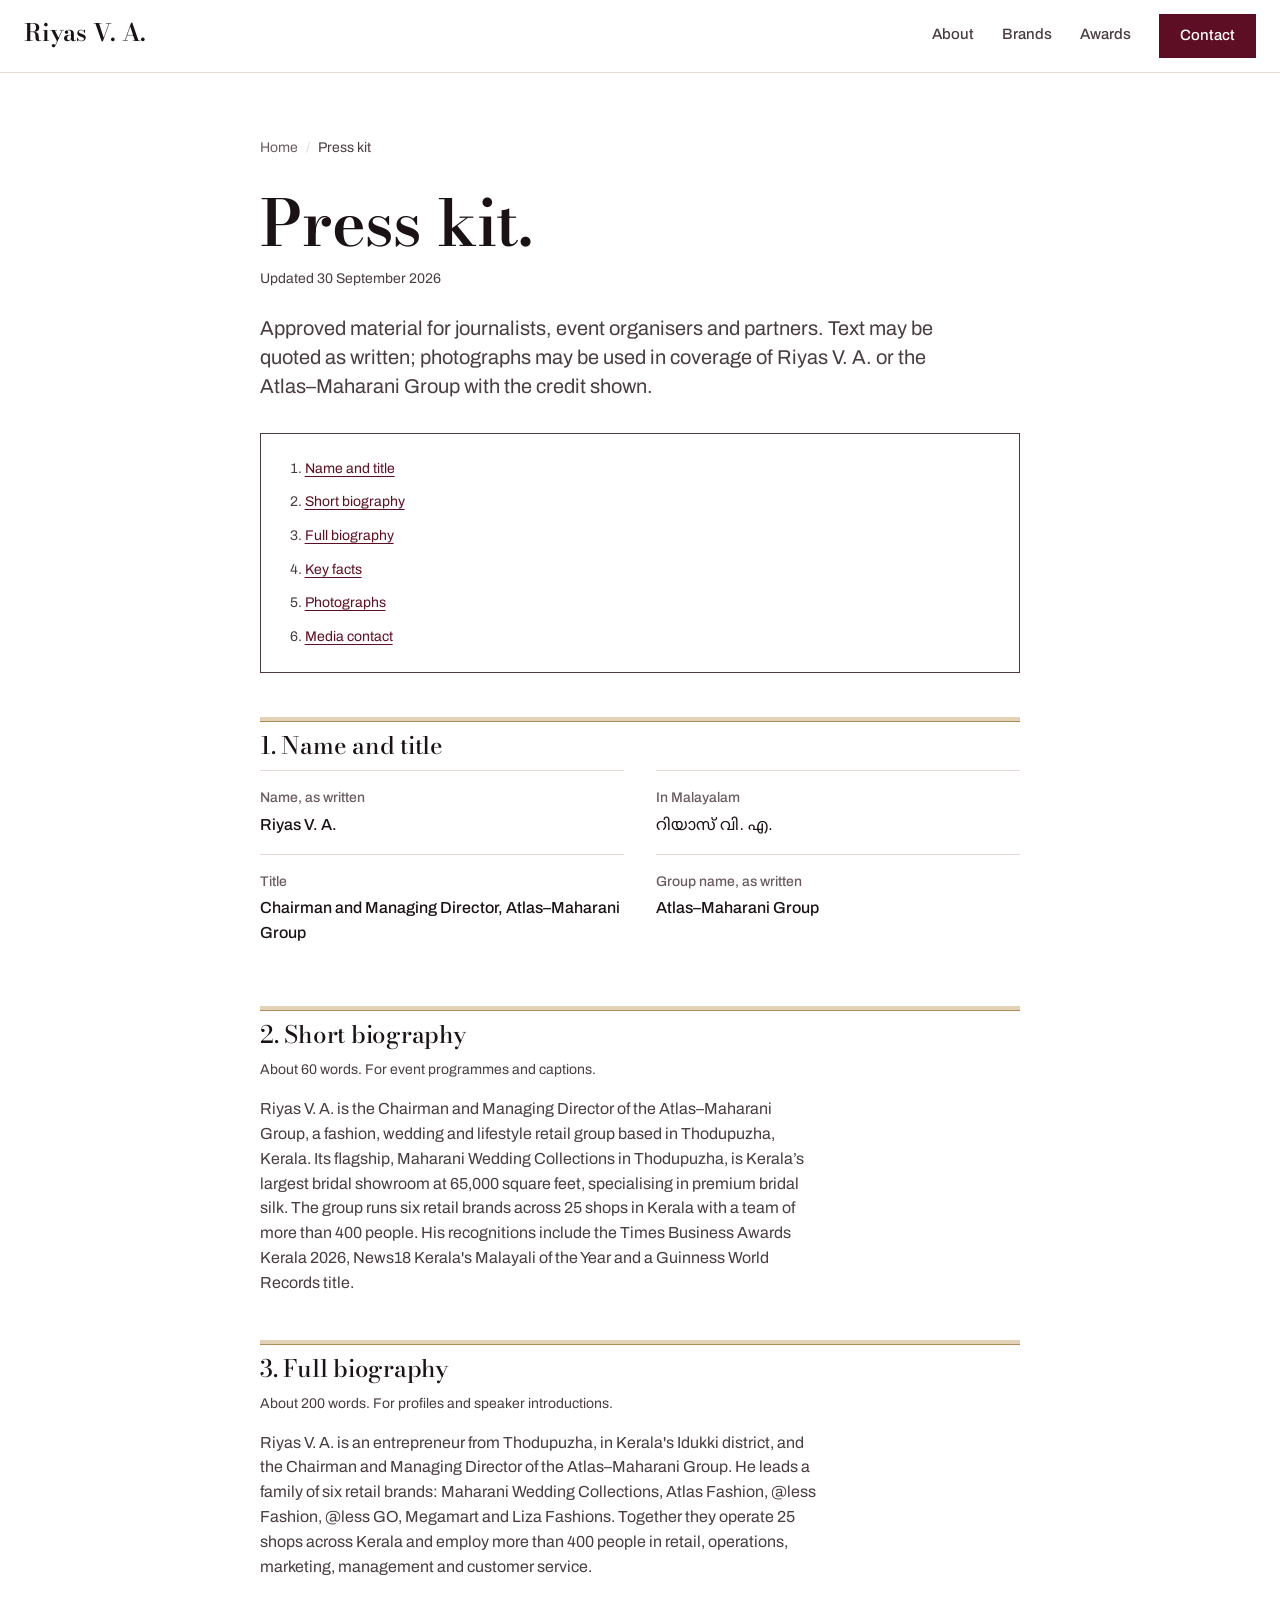
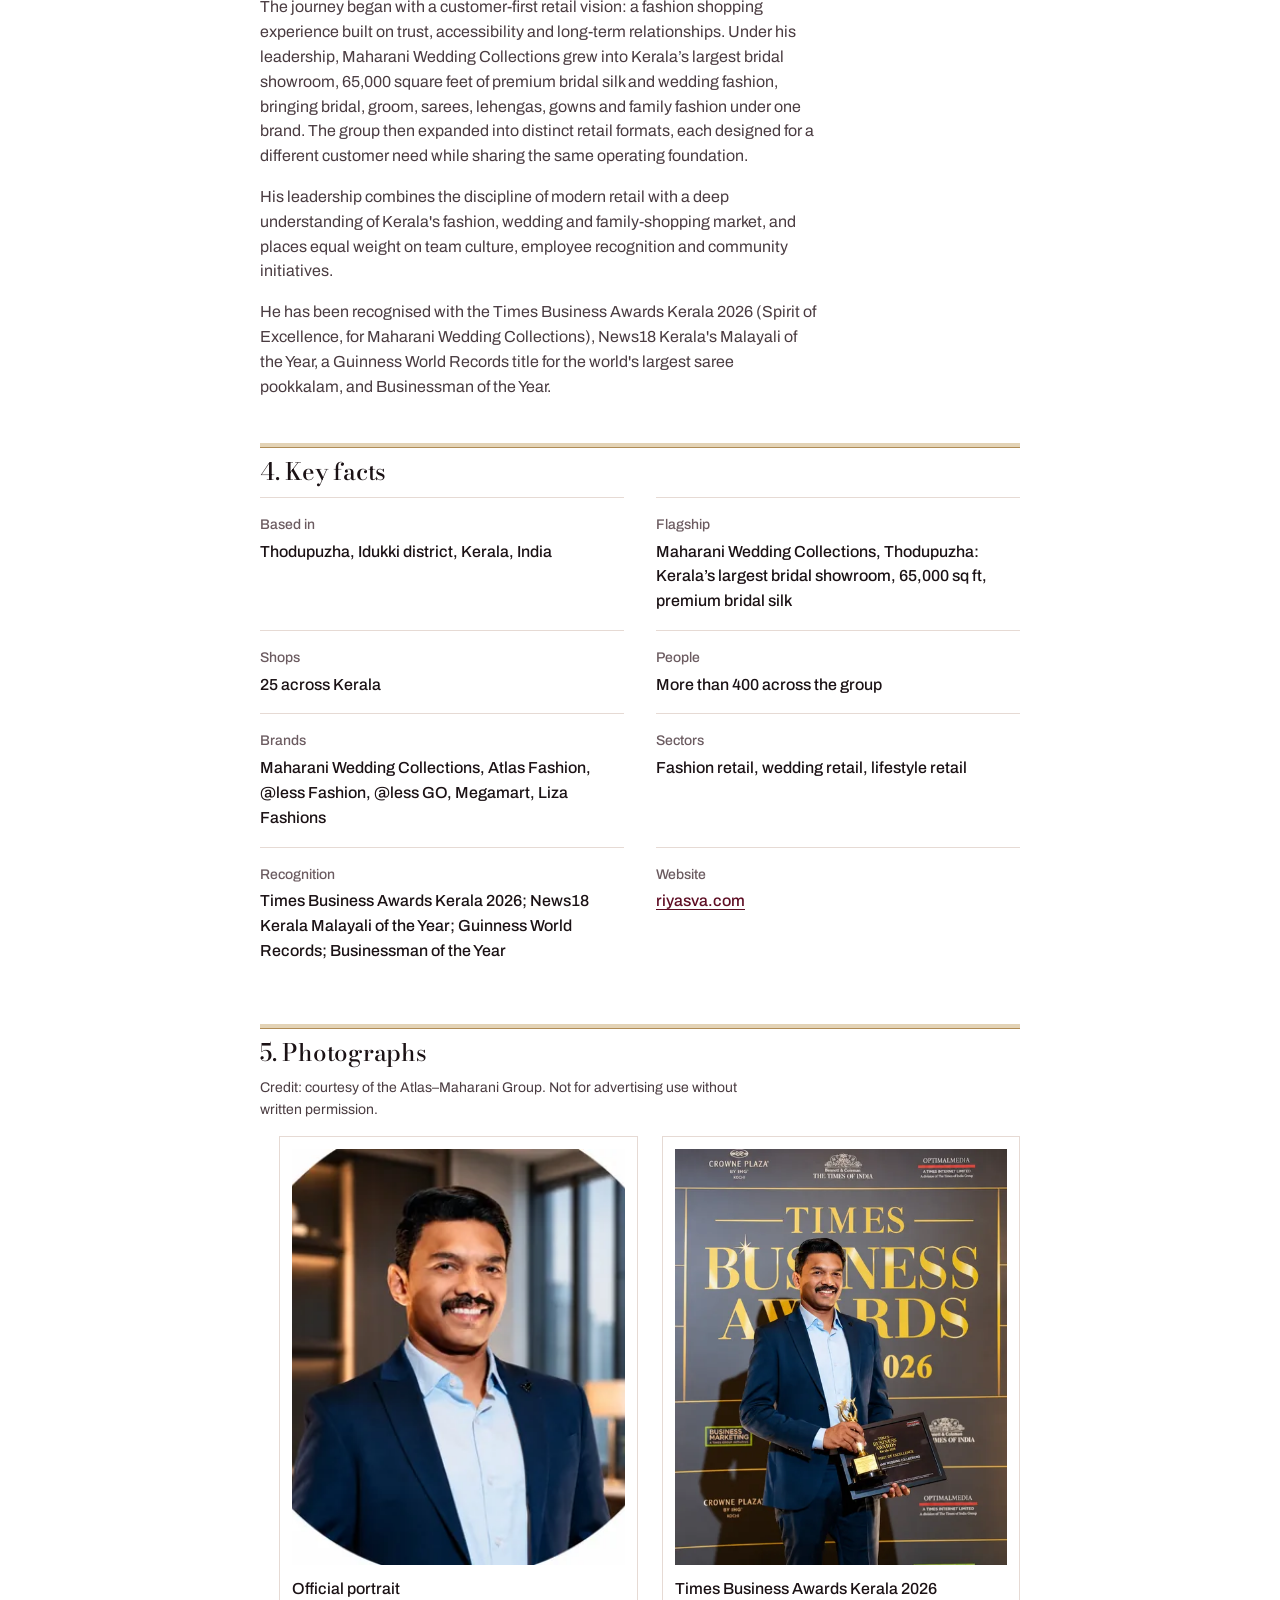
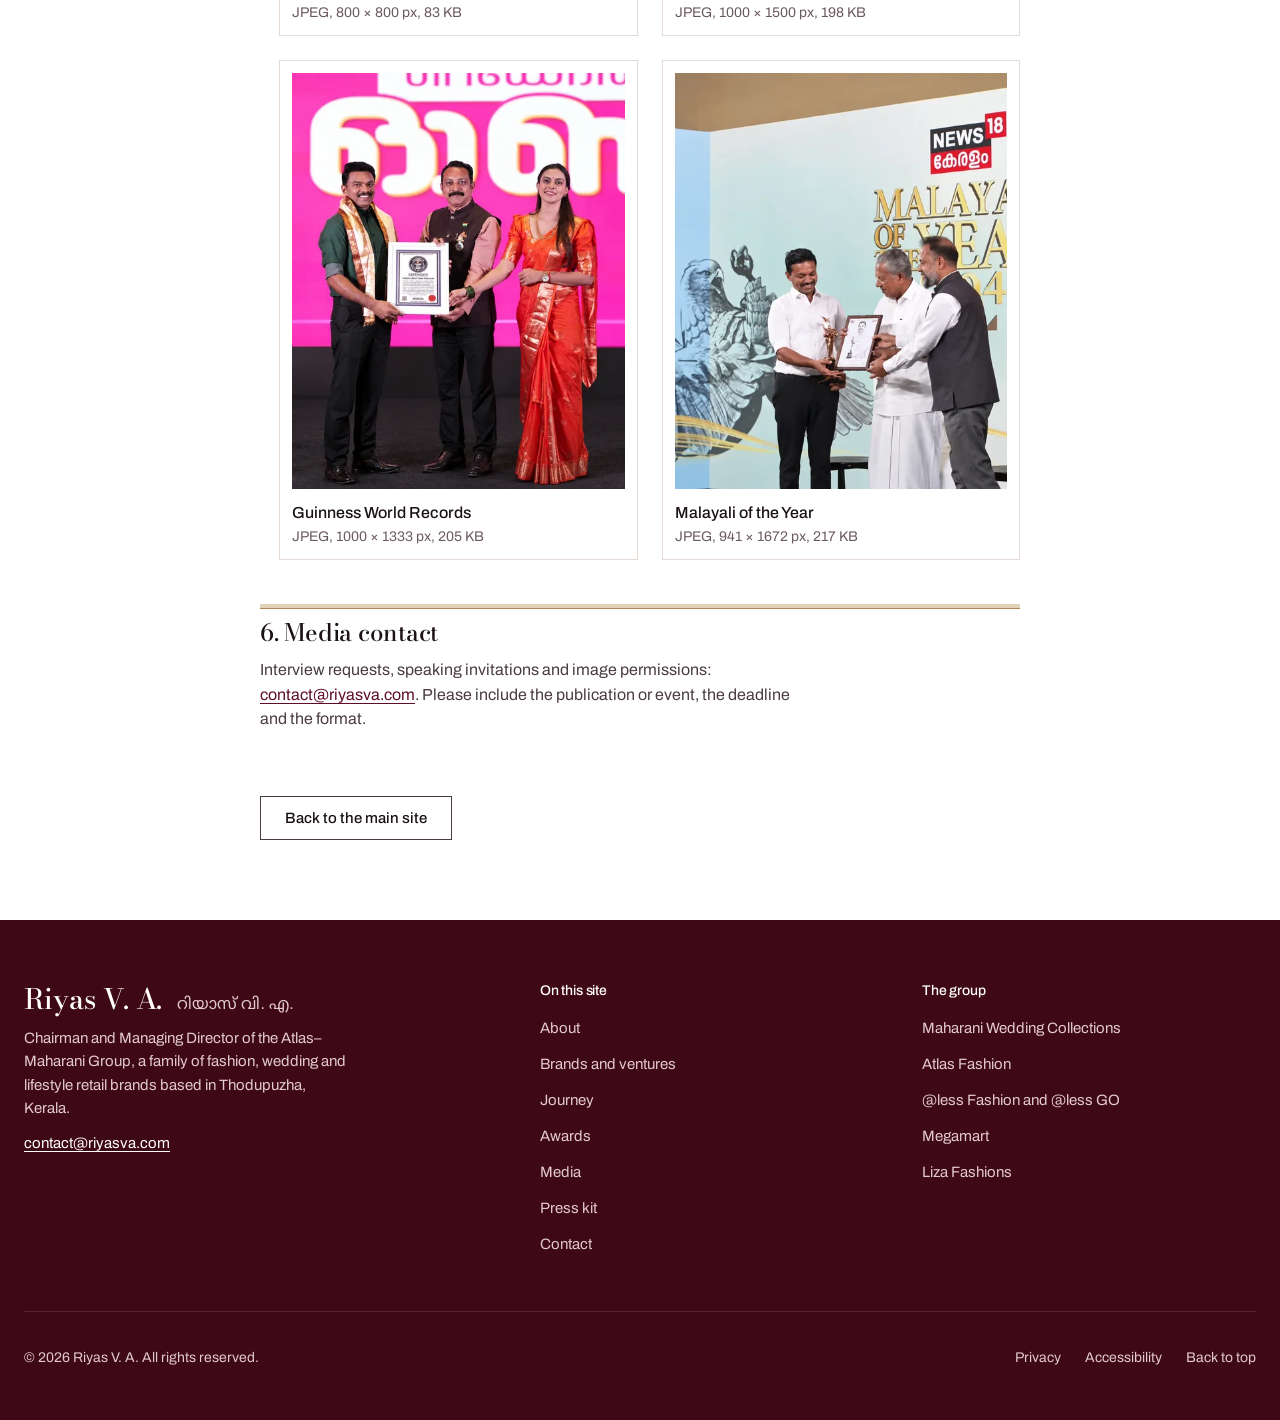
<file: press.html>
<!DOCTYPE html>
<html lang="en" dir="ltr" class="no-js">
<head>
  <meta charset="utf-8">
  <meta name="viewport" content="width=device-width, initial-scale=1, viewport-fit=cover">
  <title>Press kit | Riyas V. A.</title>
  <meta name="description" content="Press kit for Riyas V. A., Chairman &amp; MD of the Atlas–Maharani Group: approved biography, key facts, official photographs and media contact.">
  <meta name="robots" content="index, follow, max-image-preview:large">
  <meta name="theme-color" content="#5e0e24">
  <meta name="color-scheme" content="light">
  <meta name="referrer" content="strict-origin-when-cross-origin">
  <link rel="canonical" href="https://riyasva.com/press">
  <meta property="og:type" content="website">
  <meta property="og:site_name" content="Riyas V. A.">
  <meta property="og:url" content="https://riyasva.com/press">
  <meta property="og:title" content="Press kit | Riyas V. A.">
  <meta property="og:description" content="Approved biography, key facts, official portrait and photographs for media use.">
  <meta property="og:image" content="https://riyasva.com/assets/og/riyas-va-og.jpg">
  <meta name="twitter:card" content="summary_large_image">
  <link rel="icon" href="favicon.ico" sizes="32x32">
  <link rel="icon" href="assets/icons/favicon.svg" type="image/svg+xml">
  <link rel="apple-touch-icon" href="assets/icons/apple-touch-icon.png">
  <link rel="manifest" href="site.webmanifest">
  <link rel="stylesheet" href="styles.css">
  <link rel="stylesheet" href="legal.css">
  <script type="application/ld+json">
  {
    "@context": "https://schema.org",
    "@type": "WebPage",
    "@id": "https://riyasva.com/press",
    "url": "https://riyasva.com/press",
    "name": "Press kit | Riyas V. A.",
    "inLanguage": "en",
    "isPartOf": { "@id": "https://riyasva.com/#website" },
    "about": { "@id": "https://riyasva.com/#person" },
    "dateModified": "2026-09-30",
    "breadcrumb": {
      "@type": "BreadcrumbList",
      "itemListElement": [
        { "@type": "ListItem", "position": 1, "name": "Home", "item": "https://riyasva.com/" },
        { "@type": "ListItem", "position": 2, "name": "Press kit", "item": "https://riyasva.com/press" }
      ]
    }
  }
  </script>
</head>
<body>

<a class="skip-link" href="#main">Skip to main content</a>

<header class="masthead">
  <div class="container masthead-row">
    <a class="brand" href="index.html">
      <span class="brand-name">Riyas V. A.</span>
    </a>
    <nav class="nav nav-static" aria-label="Primary">
      <a href="index.html#about">About</a>
      <a href="index.html#brands">Brands</a>
      <a href="index.html#awards">Awards</a>
      <a class="nav-contact" href="index.html#contact">Contact</a>
    </nav>
  </div>
</header>

<main id="main" tabindex="-1" class="legal press">
  <div class="container legal-wrap">
    <nav class="breadcrumb" aria-label="Breadcrumb">
      <ol role="list">
        <li><a href="index.html">Home</a></li>
        <li aria-current="page">Press kit</li>
      </ol>
    </nav>

    <h1>Press kit.</h1>
    <p class="legal-updated">Updated 30 September 2026</p>
    <p class="lead">Approved material for journalists, event organisers and partners. Text may be quoted as written; photographs may be used in coverage of Riyas V. A. or the Atlas–Maharani Group with the credit shown.</p>

    <nav class="legal-toc" aria-label="On this page">
      <ol role="list">
        <li><a href="#name">Name and title</a></li>
        <li><a href="#bio-short">Short biography</a></li>
        <li><a href="#bio-long">Full biography</a></li>
        <li><a href="#facts">Key facts</a></li>
        <li><a href="#photos">Photographs</a></li>
        <li><a href="#contact">Media contact</a></li>
      </ol>
    </nav>

    <section id="name" aria-labelledby="h-name">
      <h2 id="h-name">1. Name and title</h2>
      <dl class="ledger ledger-facts press-facts">
        <div><dt>Name, as written</dt><dd>Riyas V. A.</dd></div>
        <div><dt>In Malayalam</dt><dd lang="ml">റിയാസ് വി. എ.</dd></div>
        <div><dt>Title</dt><dd>Chairman and Managing Director, Atlas–Maharani Group</dd></div>
        <div><dt>Group name, as written</dt><dd>Atlas–Maharani Group</dd></div>
      </dl>
    </section>

    <section id="bio-short" aria-labelledby="h-bio-short">
      <h2 id="h-bio-short">2. Short biography</h2>
      <p class="press-note">About 60 words. For event programmes and captions.</p>
      <p>Riyas V. A. is the Chairman and Managing Director of the Atlas–Maharani Group, a fashion, wedding and lifestyle retail group based in Thodupuzha, Kerala. Its flagship, Maharani Wedding Collections in Thodupuzha, is Kerala’s largest bridal showroom at 65,000 square feet, specialising in premium bridal silk. The group runs six retail brands across 25 shops in Kerala with a team of more than 400 people. His recognitions include the Times Business Awards Kerala 2026, News18 Kerala's Malayali of the Year and a Guinness World Records title.</p>
    </section>

    <section id="bio-long" aria-labelledby="h-bio-long">
      <h2 id="h-bio-long">3. Full biography</h2>
      <p class="press-note">About 200 words. For profiles and speaker introductions.</p>
      <p>Riyas V. A. is an entrepreneur from Thodupuzha, in Kerala's Idukki district, and the Chairman and Managing Director of the Atlas–Maharani Group. He leads a family of six retail brands: Maharani Wedding Collections, Atlas Fashion, @less Fashion, @less GO, Megamart and Liza Fashions. Together they operate 25 shops across Kerala and employ more than 400 people in retail, operations, marketing, management and customer service.</p>
      <p>The journey began with a customer-first retail vision: a fashion shopping experience built on trust, accessibility and long-term relationships. Under his leadership, Maharani Wedding Collections grew into Kerala’s largest bridal showroom, 65,000 square feet of premium bridal silk and wedding fashion, bringing bridal, groom, sarees, lehengas, gowns and family fashion under one brand. The group then expanded into distinct retail formats, each designed for a different customer need while sharing the same operating foundation.</p>
      <p>His leadership combines the discipline of modern retail with a deep understanding of Kerala's fashion, wedding and family-shopping market, and places equal weight on team culture, employee recognition and community initiatives.</p>
      <p>He has been recognised with the Times Business Awards Kerala 2026 (Spirit of Excellence, for Maharani Wedding Collections), News18 Kerala's Malayali of the Year, a Guinness World Records title for the world's largest saree pookkalam, and Businessman of the Year.</p>
    </section>

    <section id="facts" aria-labelledby="h-facts">
      <h2 id="h-facts">4. Key facts</h2>
      <dl class="ledger ledger-facts press-facts">
        <div><dt>Based in</dt><dd>Thodupuzha, Idukki district, Kerala, India</dd></div>
        <div><dt>Flagship</dt><dd>Maharani Wedding Collections, Thodupuzha: Kerala’s largest bridal showroom, 65,000 sq ft, premium bridal silk</dd></div>
        <div><dt>Shops</dt><dd>25 across Kerala</dd></div>
        <div><dt>People</dt><dd>More than 400 across the group</dd></div>
        <div><dt>Brands</dt><dd>Maharani Wedding Collections, Atlas Fashion, @less Fashion, @less GO, Megamart, Liza Fashions</dd></div>
        <div><dt>Sectors</dt><dd>Fashion retail, wedding retail, lifestyle retail</dd></div>
        <div><dt>Recognition</dt><dd>Times Business Awards Kerala 2026; News18 Kerala Malayali of the Year; Guinness World Records; Businessman of the Year</dd></div>
        <div><dt>Website</dt><dd><a href="https://riyasva.com/">riyasva.com</a></dd></div>
      </dl>
    </section>

    <section id="photos" aria-labelledby="h-photos">
      <h2 id="h-photos">5. Photographs</h2>
      <p class="press-note">Credit: courtesy of the Atlas–Maharani Group. Not for advertising use without written permission.</p>
      <ul class="press-photos" role="list">
        <li>
          <a href="assets/press/riyas-va-portrait.jpg" download>
            <img src="assets/img/riyas-va-400.webp" width="400" height="400" alt="Official portrait of Riyas V. A." loading="lazy" decoding="async">
            <span class="press-photo-name">Official portrait</span>
            <span class="press-photo-meta">JPEG, 800 × 800 px, 83 KB</span>
          </a>
        </li>
        <li>
          <a href="assets/press/riyas-va-times-business-awards-2026.jpg" download>
            <img src="assets/img/award-times-business-500.webp" width="500" height="750" alt="Riyas V. A. with the Times Business Awards Kerala 2026 trophy" loading="lazy" decoding="async">
            <span class="press-photo-name">Times Business Awards Kerala 2026</span>
            <span class="press-photo-meta">JPEG, 1000 × 1500 px, 198 KB</span>
          </a>
        </li>
        <li>
          <a href="assets/press/riyas-va-guinness-world-records.jpg" download>
            <img src="assets/img/award-guinness-500.webp" width="500" height="667" alt="Riyas V. A. receiving the Guinness World Records certificate" loading="lazy" decoding="async">
            <span class="press-photo-name">Guinness World Records</span>
            <span class="press-photo-meta">JPEG, 1000 × 1333 px, 205 KB</span>
          </a>
        </li>
        <li>
          <a href="assets/press/riyas-va-malayali-of-the-year.jpg" download>
            <img src="assets/img/award-malayali-of-the-year-500.webp" width="500" height="888" alt="Riyas V. A. receiving the News18 Kerala Malayali of the Year award" loading="lazy" decoding="async">
            <span class="press-photo-name">Malayali of the Year</span>
            <span class="press-photo-meta">JPEG, 941 × 1672 px, 217 KB</span>
          </a>
        </li>
      </ul>
    </section>

    <section id="contact" aria-labelledby="h-contact">
      <h2 id="h-contact">6. Media contact</h2>
      <p>Interview requests, speaking invitations and image permissions: <a href="mailto:contact@riyasva.com">contact@riyasva.com</a>. Please include the publication or event, the deadline and the format.</p>
    </section>

    <p class="legal-back"><a class="btn btn-secondary" href="index.html">Back to the main site</a></p>
  </div>
</main>

<footer class="footer">
  <div class="container footer-grid">
    <div>
      <p class="footer-name">Riyas V. A. <span lang="ml">റിയാസ് വി. എ.</span></p>
      <p>Chairman and Managing Director of the Atlas–Maharani Group, a family of fashion, wedding and lifestyle retail brands based in Thodupuzha, Kerala.</p>
      <p><a href="mailto:contact@riyasva.com">contact@riyasva.com</a></p>
    </div>
    <div class="footer-col">
      <h2>On this site</h2>
      <ul>
        <li><a href="index.html#about">About</a></li>
        <li><a href="index.html#brands">Brands and ventures</a></li>
        <li><a href="index.html#journey">Journey</a></li>
        <li><a href="index.html#awards">Awards</a></li>
        <li><a href="index.html#media">Media</a></li>
        <li><a href="press.html" aria-current="page">Press kit</a></li>
        <li><a href="index.html#contact">Contact</a></li>
      </ul>
    </div>
    <div class="footer-col">
      <h2>The group</h2>
      <ul>
        <li><a href="https://www.facebook.com/MaharaniWeddingCollections" target="_blank" rel="noopener noreferrer">Maharani Wedding Collections<span class="sr-only"> (opens in a new tab)</span></a></li>
        <li><a href="index.html#brands">Atlas Fashion</a></li>
        <li><a href="index.html#brands">@less Fashion and @less GO</a></li>
        <li><a href="index.html#brands">Megamart</a></li>
        <li><a href="index.html#brands">Liza Fashions</a></li>
      </ul>
    </div>
    <div class="footer-legal">
      <p>© <span data-year>2026</span> Riyas V. A. All rights reserved.</p>
      <nav class="footer-links" aria-label="Legal"><a href="privacy.html">Privacy</a><a href="privacy.html#accessibility">Accessibility</a><a href="#main">Back to top</a></nav>
    </div>
  </div>
</footer>

<script src="script.js" defer></script>
</body>
</html>
</file>
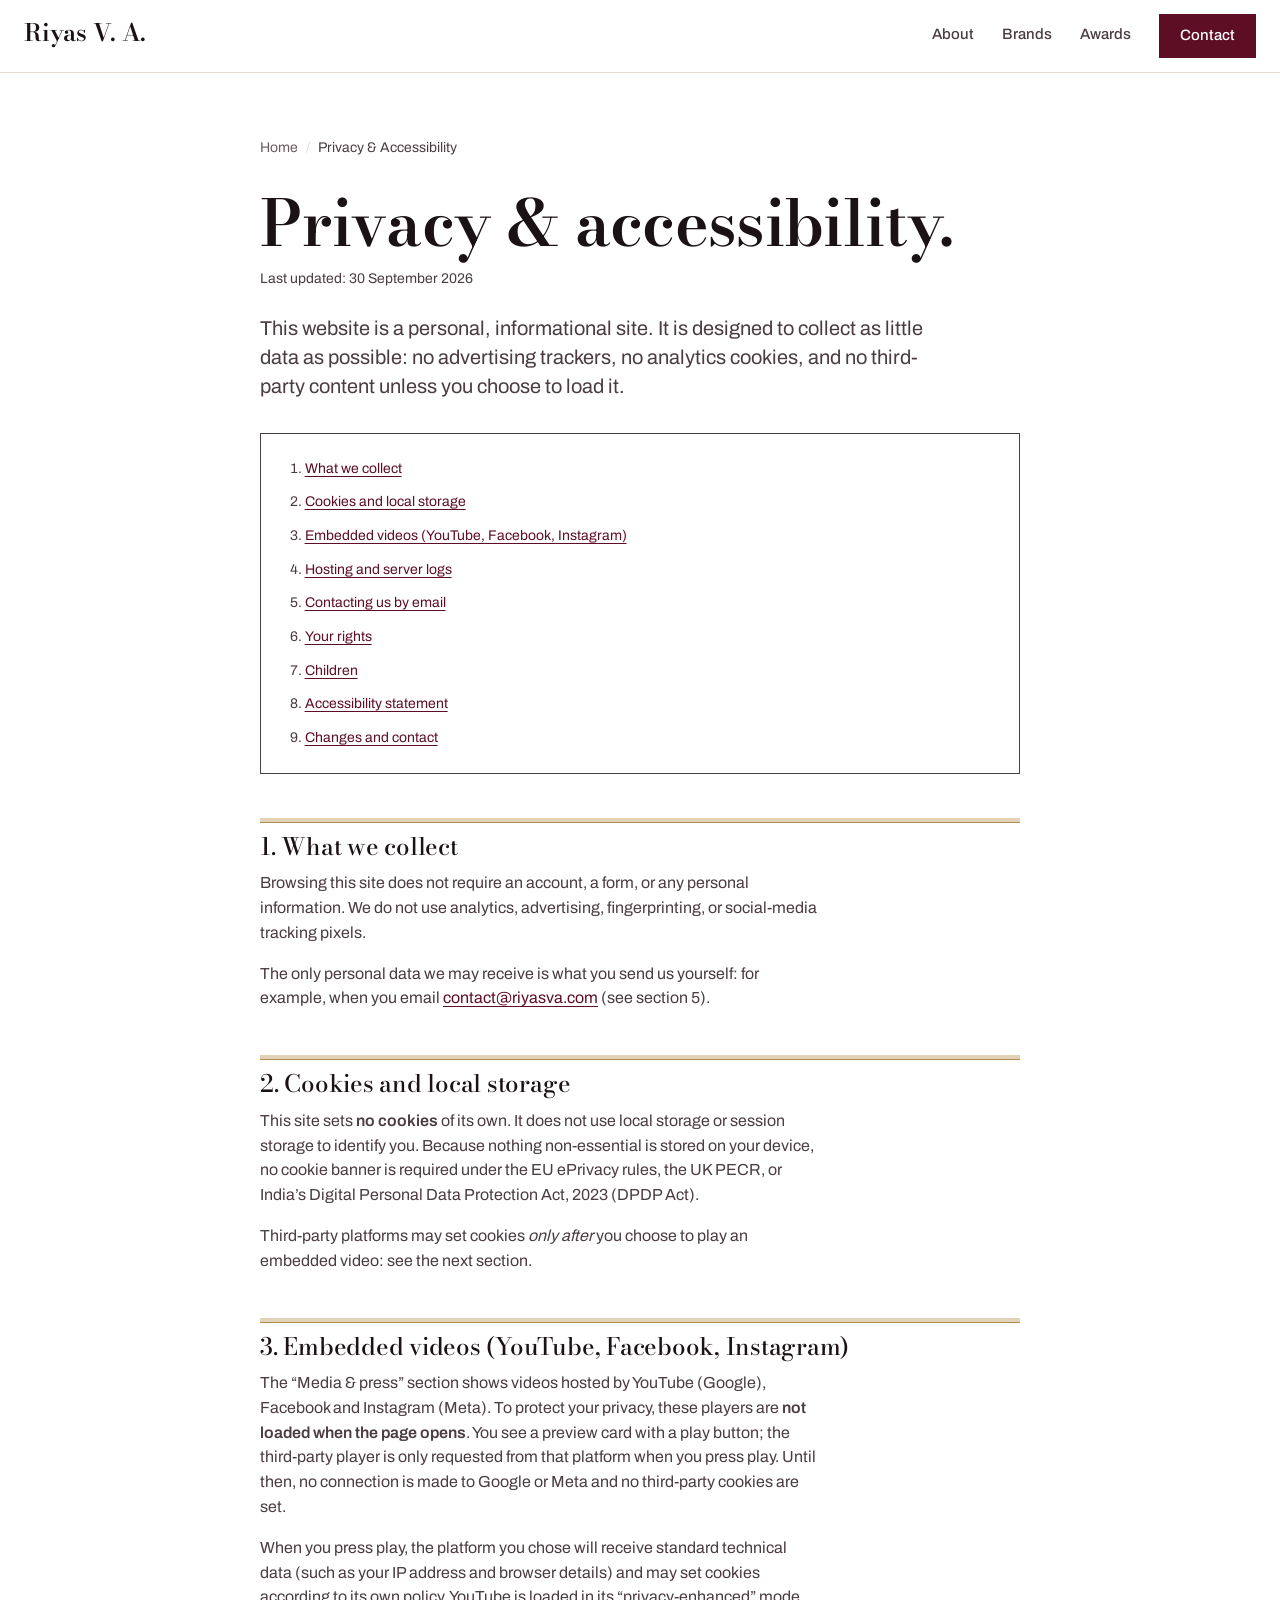
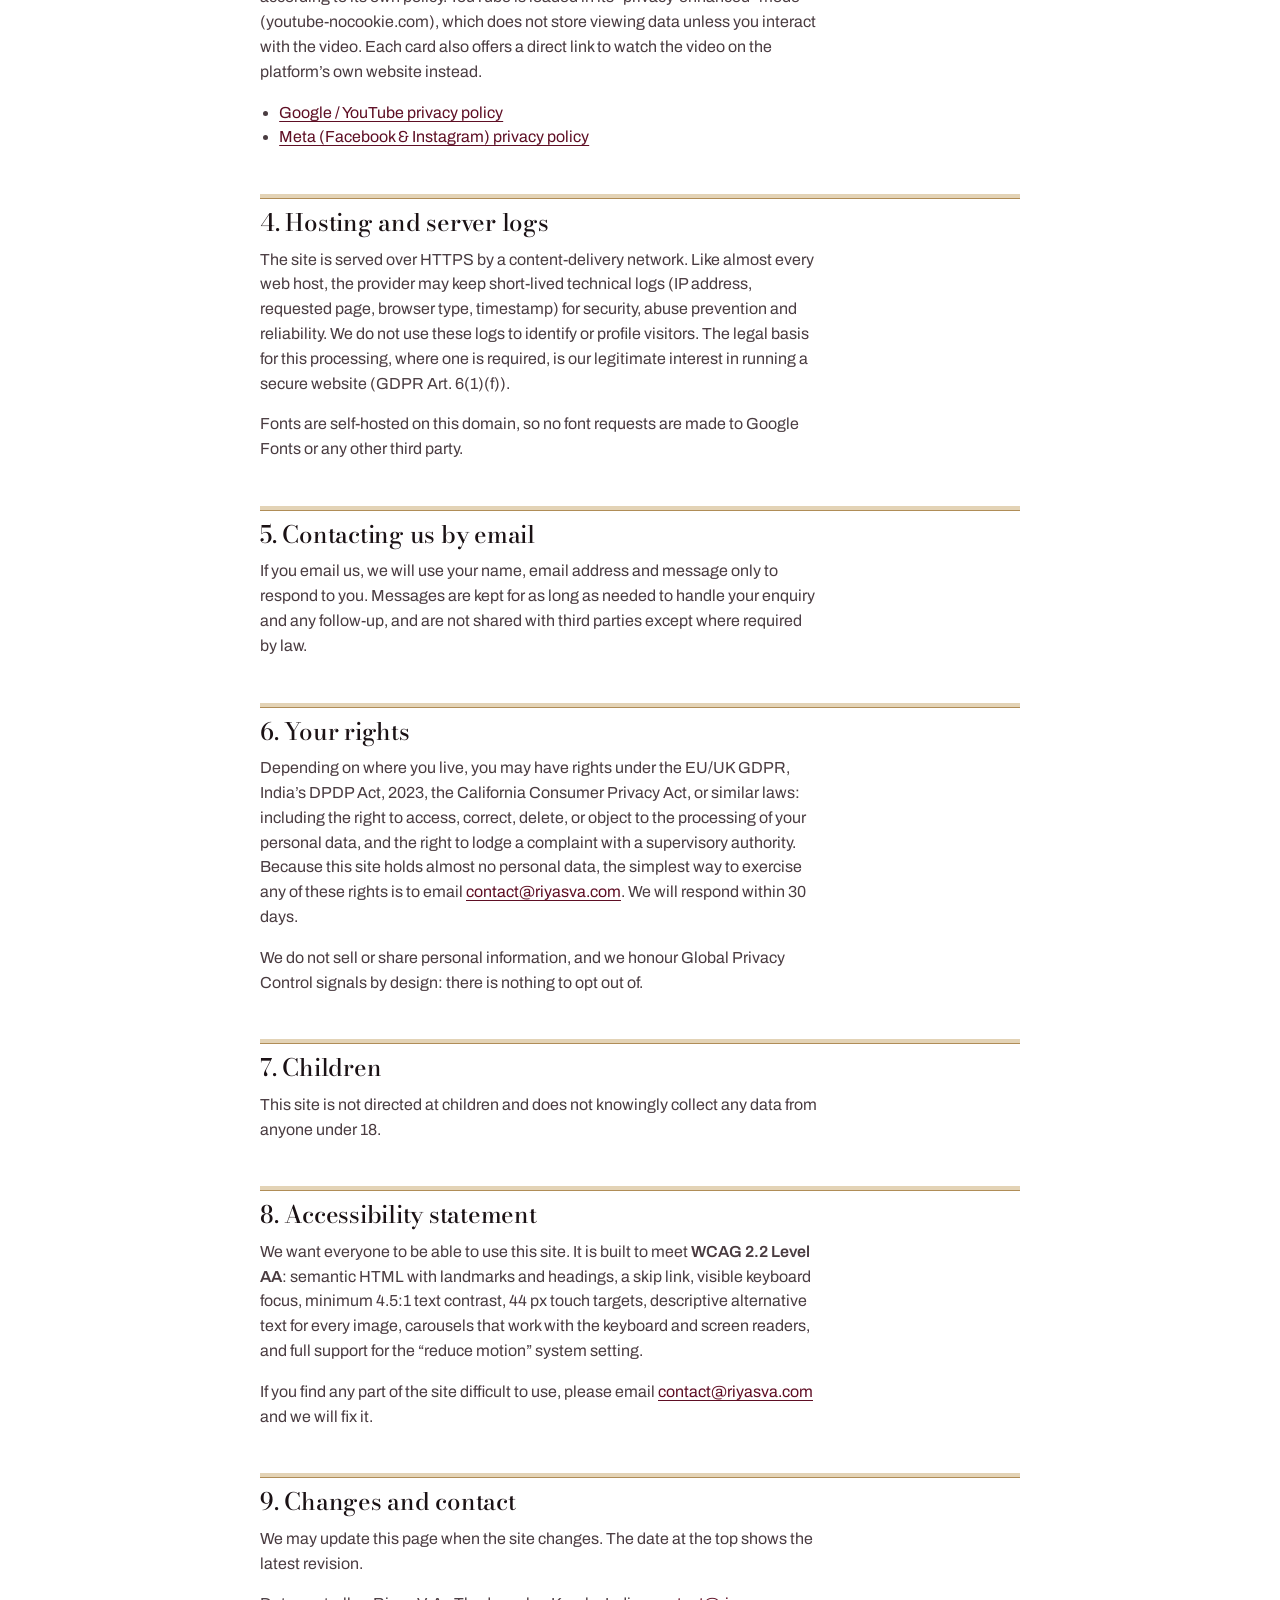
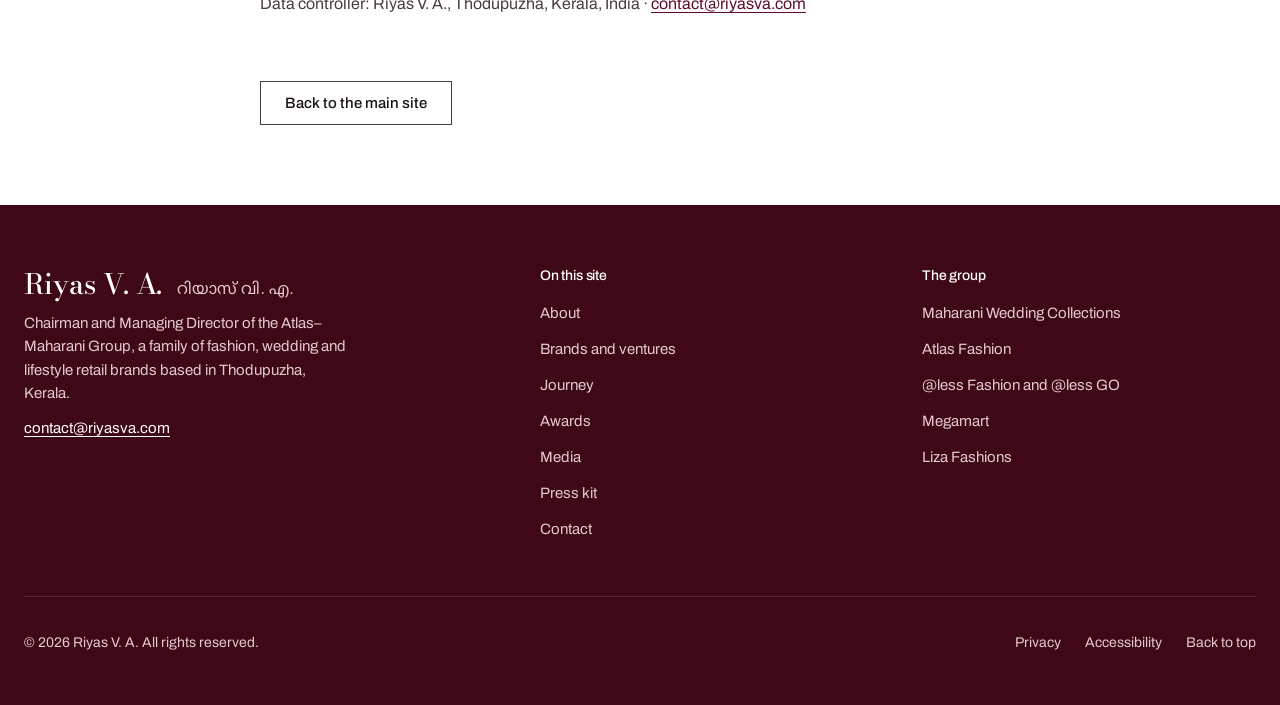
<file: privacy.html>
<!DOCTYPE html>
<html lang="en" dir="ltr" class="no-js">
<head>
  <meta charset="utf-8">
  <meta name="viewport" content="width=device-width, initial-scale=1, viewport-fit=cover">
  <title>Privacy &amp; Accessibility | Riyas V. A.</title>
  <meta name="description" content="How riyasva.com handles your data: no tracking cookies, consent-gated video embeds and your rights under GDPR and the DPDP Act, plus an accessibility statement.">
  <meta name="robots" content="index, follow">
  <meta name="theme-color" content="#5e0e24">
  <meta name="color-scheme" content="light">
  <meta name="referrer" content="strict-origin-when-cross-origin">
  <link rel="canonical" href="https://riyasva.com/privacy">
  <meta property="og:type" content="website">
  <meta property="og:site_name" content="Riyas V. A.: Official Website">
  <meta property="og:url" content="https://riyasva.com/privacy">
  <meta property="og:title" content="Privacy &amp; Accessibility | Riyas V. A.">
  <meta property="og:description" content="No tracking cookies. Videos load only when you press play. Your rights and how to contact us.">
  <meta property="og:image" content="https://riyasva.com/assets/og/riyas-va-og.jpg">
  <meta name="twitter:card" content="summary_large_image">
  <link rel="icon" href="favicon.ico" sizes="32x32">
  <link rel="icon" href="assets/icons/favicon.svg" type="image/svg+xml">
  <link rel="apple-touch-icon" href="assets/icons/apple-touch-icon.png">
  <link rel="manifest" href="site.webmanifest">
  <link rel="stylesheet" href="styles.css">
  <link rel="stylesheet" href="legal.css">
  <script type="application/ld+json">
  {
    "@context": "https://schema.org",
    "@type": "WebPage",
    "@id": "https://riyasva.com/privacy",
    "url": "https://riyasva.com/privacy",
    "name": "Privacy & Accessibility: Riyas V. A.",
    "inLanguage": "en",
    "isPartOf": { "@id": "https://riyasva.com/#website" },
    "dateModified": "2026-09-30",
    "breadcrumb": {
      "@type": "BreadcrumbList",
      "itemListElement": [
        { "@type": "ListItem", "position": 1, "name": "Home", "item": "https://riyasva.com/" },
        { "@type": "ListItem", "position": 2, "name": "Privacy & Accessibility", "item": "https://riyasva.com/privacy" }
      ]
    }
  }
  </script>
</head>
<body>

<a class="skip-link" href="#main">Skip to main content</a>

<header class="masthead">
  <div class="container masthead-row">
    <a class="brand" href="index.html">
      <span class="brand-name">Riyas V. A.</span>
    </a>
    <nav class="nav nav-static" aria-label="Primary">
      <a href="index.html#about">About</a>
      <a href="index.html#brands">Brands</a>
      <a href="index.html#awards">Awards</a>
      <a class="nav-contact" href="index.html#contact">Contact</a>
    </nav>
  </div>
</header>

<main id="main" tabindex="-1" class="legal">
  <div class="container legal-wrap">
    <nav class="breadcrumb" aria-label="Breadcrumb">
      <ol role="list">
        <li><a href="index.html">Home</a></li>
        <li aria-current="page">Privacy &amp; Accessibility</li>
      </ol>
    </nav>
    <h1>Privacy &amp; accessibility.</h1>
    <p class="legal-updated">Last updated: 30 September 2026</p>

    <p class="lead">This website is a personal, informational site. It is designed to collect as little
    data as possible: no advertising trackers, no analytics cookies, and no third-party content unless you choose to load it.</p>

    <nav class="legal-toc" aria-label="On this page">
      <ol role="list">
        <li><a href="#collect">What we collect</a></li>
        <li><a href="#cookies">Cookies and local storage</a></li>
        <li><a href="#embeds">Embedded videos (YouTube, Facebook, Instagram)</a></li>
        <li><a href="#hosting">Hosting and server logs</a></li>
        <li><a href="#email">Contacting us by email</a></li>
        <li><a href="#rights">Your rights</a></li>
        <li><a href="#children">Children</a></li>
        <li><a href="#accessibility">Accessibility statement</a></li>
        <li><a href="#changes">Changes and contact</a></li>
      </ol>
    </nav>

    <section id="collect" aria-labelledby="h-collect">
      <h2 id="h-collect">1. What we collect</h2>
      <p>Browsing this site does not require an account, a form, or any personal information. We do not use
      analytics, advertising, fingerprinting, or social-media tracking pixels.</p>
      <p>The only personal data we may receive is what you send us yourself: for example, when you email
      <a href="mailto:contact@riyasva.com">contact@riyasva.com</a> (see section 5).</p>
    </section>

    <section id="cookies" aria-labelledby="h-cookies">
      <h2 id="h-cookies">2. Cookies and local storage</h2>
      <p>This site sets <strong>no cookies</strong> of its own. It does not use local storage or session storage
      to identify you. Because nothing non-essential is stored on your device, no cookie banner is required under
      the EU ePrivacy rules, the UK PECR, or India’s Digital Personal Data Protection Act, 2023 (DPDP Act).</p>
      <p>Third-party platforms may set cookies <em>only after</em> you choose to play an embedded video: see the next section.</p>
    </section>

    <section id="embeds" aria-labelledby="h-embeds">
      <h2 id="h-embeds">3. Embedded videos (YouTube, Facebook, Instagram)</h2>
      <p>The “Media &amp; press” section shows videos hosted by YouTube (Google), Facebook and Instagram (Meta).
      To protect your privacy, these players are <strong>not loaded when the page opens</strong>. You see a
      preview card with a play button; the third-party player is only requested from that platform when you press
      play. Until then, no connection is made to Google or Meta and no third-party cookies are set.</p>
      <p>When you press play, the platform you chose will receive standard technical data (such as your IP address
      and browser details) and may set cookies according to its own policy. YouTube is loaded in its
      “privacy-enhanced” mode (youtube-nocookie.com), which does not store viewing data unless you interact with the video.
      Each card also offers a direct link to watch the video on the platform’s own website instead.</p>
      <ul>
        <li><a href="https://policies.google.com/privacy" rel="noopener noreferrer" target="_blank">Google / YouTube privacy policy</a></li>
        <li><a href="https://www.facebook.com/privacy/policy/" rel="noopener noreferrer" target="_blank">Meta (Facebook &amp; Instagram) privacy policy</a></li>
      </ul>
    </section>

    <section id="hosting" aria-labelledby="h-hosting">
      <h2 id="h-hosting">4. Hosting and server logs</h2>
      <p>The site is served over HTTPS by a content-delivery network. Like almost every web host, the provider may keep
      short-lived technical logs (IP address, requested page, browser type, timestamp) for security, abuse prevention and
      reliability. We do not use these logs to identify or profile visitors. The legal basis for this processing, where
      one is required, is our legitimate interest in running a secure website (GDPR Art. 6(1)(f)).</p>
      <p>Fonts are self-hosted on this domain, so no font requests are made to Google Fonts or any other third party.</p>
    </section>

    <section id="email" aria-labelledby="h-email">
      <h2 id="h-email">5. Contacting us by email</h2>
      <p>If you email us, we will use your name, email address and message only to respond to you. Messages are kept for as long
      as needed to handle your enquiry and any follow-up, and are not shared with third parties except where required by law.</p>
    </section>

    <section id="rights" aria-labelledby="h-rights">
      <h2 id="h-rights">6. Your rights</h2>
      <p>Depending on where you live, you may have rights under the EU/UK GDPR, India’s DPDP Act, 2023, the California Consumer
      Privacy Act, or similar laws: including the right to access, correct, delete, or object to the processing of your personal
      data, and the right to lodge a complaint with a supervisory authority. Because this site holds almost no personal data,
      the simplest way to exercise any of these rights is to email
      <a href="mailto:contact@riyasva.com">contact@riyasva.com</a>. We will respond within 30 days.</p>
      <p>We do not sell or share personal information, and we honour Global Privacy Control signals by design: there is nothing to opt out of.</p>
    </section>

    <section id="children" aria-labelledby="h-children">
      <h2 id="h-children">7. Children</h2>
      <p>This site is not directed at children and does not knowingly collect any data from anyone under 18.</p>
    </section>

    <section id="accessibility" aria-labelledby="h-accessibility">
      <h2 id="h-accessibility">8. Accessibility statement</h2>
      <p>We want everyone to be able to use this site. It is built to meet <strong>WCAG 2.2 Level AA</strong>:
      semantic HTML with landmarks and headings, a skip link, visible keyboard focus, minimum 4.5:1 text contrast,
      44 px touch targets, descriptive alternative text for every image, carousels that work with the keyboard and
      screen readers, and full support for the “reduce motion” system setting.</p>
      <p>If you find any part of the site difficult to use, please email
      <a href="mailto:contact@riyasva.com">contact@riyasva.com</a> and we will fix it.</p>
    </section>

    <section id="changes" aria-labelledby="h-changes">
      <h2 id="h-changes">9. Changes and contact</h2>
      <p>We may update this page when the site changes. The date at the top shows the latest revision.</p>
      <p>Data controller: Riyas V. A., Thodupuzha, Kerala, India ·
      <a href="mailto:contact@riyasva.com">contact@riyasva.com</a></p>
    </section>

    <p class="legal-back"><a class="btn btn-secondary" href="index.html">Back to the main site</a></p>
  </div>
</main>

<footer class="footer">
  <div class="container footer-grid">
    <div>
      <p class="footer-name">Riyas V. A. <span lang="ml">റിയാസ് വി. എ.</span></p>
      <p>Chairman and Managing Director of the Atlas–Maharani Group, a family of fashion, wedding and lifestyle retail brands based in Thodupuzha, Kerala.</p>
      <p><a href="mailto:contact@riyasva.com">contact@riyasva.com</a></p>
    </div>
    <div class="footer-col">
      <h2>On this site</h2>
      <ul>
        <li><a href="index.html#about">About</a></li>
        <li><a href="index.html#brands">Brands and ventures</a></li>
        <li><a href="index.html#journey">Journey</a></li>
        <li><a href="index.html#awards">Awards</a></li>
        <li><a href="index.html#media">Media</a></li>
        <li><a href="press.html">Press kit</a></li>
        <li><a href="index.html#contact">Contact</a></li>
      </ul>
    </div>
    <div class="footer-col">
      <h2>The group</h2>
      <ul>
        <li><a href="https://www.facebook.com/MaharaniWeddingCollections" target="_blank" rel="noopener noreferrer">Maharani Wedding Collections<span class="sr-only"> (opens in a new tab)</span></a></li>
        <li><a href="index.html#brands">Atlas Fashion</a></li>
        <li><a href="index.html#brands">@less Fashion and @less GO</a></li>
        <li><a href="index.html#brands">Megamart</a></li>
        <li><a href="index.html#brands">Liza Fashions</a></li>
      </ul>
    </div>
    <div class="footer-legal">
      <p>© <span data-year>2026</span> Riyas V. A. All rights reserved.</p>
      <nav class="footer-links" aria-label="Legal"><a href="privacy.html">Privacy</a><a href="privacy.html#accessibility">Accessibility</a><a href="#main">Back to top</a></nav>
    </div>
  </div>
</footer>

<script src="script.js" defer></script>
</body>
</html>
</file>
<file: styles.css>
/* =============================================================
   Riyas V. A. | Official website
   Layout concept: a magazine-cover nameplate, then a quiet press book.
   White canvas, paper bands, crimson used as type and interaction only.
   Bodoni Moda for display, Archivo for everything else. Sentence case throughout.
   ============================================================= */

/* ---------- Fonts (self-hosted, SIL Open Font License) ---------- */
@font-face { font-family: "Bodoni Moda"; font-style: normal; font-weight: 500; font-display: swap; src: url("assets/fonts/bodoni-moda-latin-500-normal.woff2") format("woff2"); }

@font-face { font-family: "Bodoni Moda"; font-style: normal; font-weight: 600; font-display: swap; src: url("assets/fonts/bodoni-moda-latin-600-normal.woff2") format("woff2"); }

@font-face { font-family: "Bodoni Moda"; font-style: italic; font-weight: 500; font-display: swap; src: url("assets/fonts/bodoni-moda-latin-500-italic.woff2") format("woff2"); }

@font-face { font-family: "Archivo"; font-style: normal; font-weight: 400; font-display: swap; src: url("assets/fonts/archivo-latin-400-normal.woff2") format("woff2"); }

@font-face { font-family: "Archivo"; font-style: normal; font-weight: 500; font-display: swap; src: url("assets/fonts/archivo-latin-500-normal.woff2") format("woff2"); }

@font-face { font-family: "Archivo"; font-style: normal; font-weight: 600; font-display: swap; src: url("assets/fonts/archivo-latin-600-normal.woff2") format("woff2"); }

@font-face { font-family: "Noto Sans Malayalam"; font-style: normal; font-weight: 400; font-display: swap; src: url("assets/fonts/noto-sans-malayalam-malayalam-400-normal.woff2") format("woff2"); unicode-range: U+0D00-0D7F; }

/* ---------- Tokens ---------- */
:root {
  color-scheme: light;

  --crimson: #5e0e24;        /* house colour, from the group's brand marks */
  --crimson-deep: #3f0817;
  --rose: #f2c4cc;           /* 8.7:1 on crimson */
  --white: #fff;
  --paper: #faf5f0;          /* white with a crimson bias, for alternate bands */
  --ink: #1b1215;            /* 18:1 on white */
  --ink-2: #4a3c41;          /* 10:1 */
  --ink-3: #6b5b60;          /* 6.4:1 */
  --rule: #e6dad4;
  --rule-strong: #4a3c41;
  --zari: #b08d57;          /* woven-border gold, decorative lines only */
  --zari-soft: #e3d3b6;
  --focus: #0a58ca;
  --display: "Bodoni Moda", "Bodoni 72", "Didot", "Times New Roman", serif;
  --sans: "Archivo", "Helvetica Neue", Arial, sans-serif;
  --malayalam: "Noto Sans Malayalam", "Manjari", "Kartika", sans-serif;
  --measure: 62ch;
  --container: 1280px;
  --gutter: 24px;
  --touch: 44px;
  --s1: 4px;  --s2: 8px;  --s3: 12px; --s4: 16px; --s5: 20px; --s6: 24px;
  --s8: 32px; --s10: 40px; --s12: 48px; --s16: 64px; --s20: 80px; --s28: 112px;
  --dur: 160ms;
  --ease: cubic-bezier(0.2, 0, 0, 1);
}

/* ---------- Base ---------- */
*, *::before, *::after { box-sizing: border-box; }

html {
  -webkit-text-size-adjust: 100%;
  scroll-padding-top: 88px;
}

body {
  margin: 0;
  font-family: var(--sans);
  font-size: 1rem;
  line-height: 1.55;
  color: var(--ink);
  background: var(--white);
  -webkit-font-smoothing: antialiased;
  overflow-x: clip;
}

img, picture, svg { display: block; max-width: 100%; }
img { width: 100%; height: auto; }
a { color: inherit; }
button { font: inherit; color: inherit; cursor: pointer; }
ul[role="list"], ol[role="list"] { list-style: none; margin: 0; padding: 0; }
dl, dd, figure, blockquote, p { margin: 0; }
p + p { margin-top: var(--s4); }
[lang="ml"] { font-family: var(--malayalam); }

.container {
  width: min(100% - var(--gutter) * 2, var(--container));
  margin-inline: auto;
}

:focus-visible { outline: 2px solid var(--focus); outline-offset: 3px; }
.footer :focus-visible { outline-color: var(--rose); }

.sr-only {
  position: absolute; width: 1px; height: 1px; padding: 0; margin: -1px;
  overflow: hidden; clip-path: inset(50%); white-space: nowrap; border: 0;
}
a:has(> .sr-only), dd:has(.sr-only) { position: relative; }

.skip-link {
  position: absolute; top: -100px; left: var(--s4); z-index: 1000;
  padding: var(--s3) var(--s5); background: var(--ink); color: var(--white);
  font-weight: 600; font-size: 0.875rem; text-decoration: none;
}
.skip-link:focus { top: var(--s4); }

/* ---------- Type ---------- */
h1, h2, h3 {
  margin: 0;
  font-family: var(--display);
  font-weight: 500;
  line-height: 1.02;
  letter-spacing: -0.01em;
  text-wrap: balance;
  font-feature-settings: "liga", "kern";
  hanging-punctuation: first;
}

dt,
.media-platform,
.carousel-status {
  font-family: var(--sans);
  font-size: 0.875rem;
  font-weight: 500;
}

.lead {
  font-size: 1.25rem;
  line-height: 1.45;
  color: var(--ink);
  max-width: var(--measure);
}

/* ---------- Buttons: rectangular, two weights ---------- */
.btn {
  display: inline-flex; align-items: center; justify-content: center;
  min-height: var(--touch); padding: 0 var(--s6);
  font-size: 0.9375rem; font-weight: 500;
  text-decoration: none; border: 1px solid transparent;
  transition: background-color var(--dur) var(--ease), color var(--dur) var(--ease), border-color var(--dur) var(--ease);
}
.btn-primary { background: var(--crimson); color: var(--white); border-color: var(--crimson); }
.btn-primary:hover { background: var(--crimson-deep); border-color: var(--crimson-deep); }
.btn-secondary { background: transparent; color: var(--ink); border-color: var(--rule-strong); }
.btn-secondary:hover { background: var(--ink); color: var(--white); }
.btn:active { transform: translateY(1px); }

/* ---------- Masthead ---------- */
.masthead {
  position: sticky; top: 0; z-index: 100;
  background: var(--white);
  border-bottom: 1px solid var(--rule);
}

.masthead-row {
  display: flex; align-items: center; justify-content: space-between; gap: var(--s4);
  min-height: 72px;
}

.brand {
  display: flex; align-items: baseline; gap: var(--s3);
  text-decoration: none; min-height: var(--touch);
}
.brand-name { font-family: var(--display); font-size: 1.5rem; font-weight: 600; letter-spacing: -0.01em; }

.nav { display: flex; align-items: center; gap: var(--s1); }

.nav a {
  display: inline-flex; align-items: center; min-height: var(--touch);
  padding: 0 var(--s3); color: var(--ink-2); text-decoration: none;
  font-size: 0.9375rem; font-weight: 500;
  border-bottom: 2px solid transparent;
  transition: color var(--dur) var(--ease), border-color var(--dur) var(--ease);
}
.nav a:hover { color: var(--ink); border-bottom-color: var(--rule); }
.nav a:active { color: var(--crimson); }
.nav a[aria-current="true"] { color: var(--crimson); border-bottom-color: var(--crimson); }
.nav-contact { margin-left: var(--s3); color: var(--white) !important; background: var(--crimson); border: 1px solid var(--crimson) !important; padding: 0 var(--s5) !important; }
.nav-contact:hover { background: var(--crimson-deep); }

.menu-toggle {
  display: none; width: var(--touch); height: var(--touch);
  border: 1px solid var(--ink); background: var(--white); padding: 0;
  place-items: center; align-content: center; gap: 6px;
}
.menu-bar { display: block; width: 18px; height: 1.5px; background: var(--ink); transition: transform var(--dur) var(--ease); }
.menu-toggle[aria-expanded="true"] .menu-bar:first-child { transform: translateY(3.75px) rotate(45deg); }
.menu-toggle[aria-expanded="true"] .menu-bar:last-child { transform: translateY(-3.75px) rotate(-45deg); }

/* ---------- Hero: the nameplate ---------- */
.hero { background: var(--white); padding-block: clamp(var(--s8), 5vw, var(--s16)) 0; }

.nameplate {
  font-size: clamp(4rem, 13vw, 12.5rem);
  font-weight: 600;
  line-height: 0.9;
  letter-spacing: -0.02em;
  color: var(--crimson);
  white-space: nowrap;
}
.nameplate-ml { margin-top: var(--s3); font-size: 1.25rem; color: var(--ink-3); }

.hero-grid {
  display: grid;
  grid-template-columns: minmax(0, 1fr) 400px;
  gap: var(--s16);
  align-items: center;
  margin-top: var(--s10);
}
.hero-role { font-size: 1.375rem; line-height: 1.35; font-weight: 500; max-width: 30ch; }
.hero-deck { margin-top: var(--s5); max-width: 50ch; color: var(--ink-2); }
.hero-actions { display: flex; flex-wrap: wrap; gap: var(--s3); margin-top: var(--s8); }

.hero-portrait { width: 100%; justify-self: end; }
.hero-portrait picture { display: block; border-radius: 50%; overflow: hidden; box-shadow: 0 0 0 1px var(--zari), 0 0 0 5px var(--white), 0 0 0 6px var(--zari-soft); }
.hero-portrait img { aspect-ratio: 1; object-fit: cover; }

/* Ledger: a run of label/value cells separated by hairlines. Used in five places. */
.ledger { display: grid; }
.ledger > div { display: flex; flex-direction: column; gap: var(--s1); padding: var(--s4) 0; border-top: 1px solid var(--rule); }
.ledger dt { color: var(--ink-3); }
.ledger dd { font-weight: 500; font-variant-numeric: tabular-nums; }
.ledger a, .about-text a, .chapters a { color: var(--crimson); text-decoration-thickness: 1px; text-underline-offset: 3px; transition: text-underline-offset var(--dur) var(--ease), color var(--dur) var(--ease); }
.ledger a:hover, .about-text a:hover, .chapters a:hover { text-underline-offset: 5px; color: var(--crimson-deep); }

.ledger-hero { grid-template-columns: repeat(4, 1fr); gap: 0 var(--s6); margin-top: var(--s12); border-top: 1px solid var(--zari); box-shadow: 0 -4px 0 var(--zari-soft); }
.ledger-hero > div { border-top: 0; padding: var(--s5) 0 var(--s12); }
.ledger-hero dd { font-family: var(--display); font-size: 2.25rem; line-height: 1; font-weight: 500; font-variant-numeric: tabular-nums; }

/* ---------- Sections ---------- */
.section { padding-block: clamp(var(--s16), 8vw, 120px); }
.section-tint { background: var(--paper); }

.section-head { display: grid; gap: var(--s4); margin-bottom: var(--s12); }
.section-head h2 { font-size: clamp(2rem, 4.2vw, 3.25rem); font-weight: 600; max-width: 22ch; }
.section-deck { max-width: var(--measure); color: var(--ink-2); }
.section-deck a { color: inherit; text-decoration-thickness: 1px; text-underline-offset: 3px; }

/* ---------- About ---------- */
.about-grid { display: grid; grid-template-columns: minmax(0, 0.42fr) minmax(0, 0.58fr); gap: var(--s12); align-items: start; }
.about-photo picture, .family-photo picture, .award-photo { position: relative; display: block; }
.about-photo picture::after, .family-photo picture::after, .award-photo::after { content: ""; position: absolute; inset: 0; border: 1px solid rgb(176, 141, 87, 0.45); pointer-events: none; }
.about-photo img { aspect-ratio: 4 / 5; object-fit: cover; object-position: center 30%; }
.about-photo figcaption { margin-top: var(--s3); font-size: 0.875rem; color: var(--ink-3); max-width: 40ch; }
.about-text p:not(.lead) { color: var(--ink-2); max-width: var(--measure); }
.about-text .lead + p { margin-top: var(--s6); }
.ledger-facts { grid-template-columns: 1fr 1fr; gap: 0 var(--s8); margin-top: var(--s10); }

.about-ml { margin-top: var(--s8); padding-top: var(--s6); border-top: 1px solid var(--rule); max-width: var(--measure); color: var(--ink-2); line-height: 1.8; }

.principles { margin-top: clamp(var(--s12), 6vw, var(--s20)); }
.principles h3 { font-size: 1.75rem; margin-bottom: var(--s8); }
.principles-list { display: grid; grid-template-columns: repeat(4, 1fr); gap: var(--s8); border-top: 1px solid var(--zari); box-shadow: 0 -4px 0 var(--zari-soft); }
.principles-list li { padding-top: var(--s5); }
.principles-list h4 { margin: 0 0 var(--s2); font-family: var(--sans); font-size: 1.0625rem; font-weight: 500; }
.principles-list p { color: var(--ink-2); font-size: 0.9375rem; }

.topics { display: grid; border-top: 1px solid var(--rule-strong); margin-bottom: var(--s8); }
.topics li { padding: var(--s4) 0; border-bottom: 1px solid var(--rule); font-size: 1.125rem; }

/* ---------- Family ---------- */
.family-grid { display: grid; grid-template-columns: minmax(0, 0.56fr) minmax(0, 0.44fr); gap: var(--s12); align-items: center; }
.family-photo img { aspect-ratio: 5 / 4; object-fit: cover; }
.family-text p { color: var(--ink-2); max-width: var(--measure); }

.pull {
  margin-top: var(--s8); padding-top: var(--s6); border-top: 1px solid var(--zari); box-shadow: 0 -4px 0 var(--zari-soft);
  font-family: var(--display); font-style: italic; font-size: 1.625rem; line-height: 1.25; color: var(--ink);
}

/* ---------- Brands ---------- */
.brand-grid { display: grid; grid-template-columns: repeat(3, 1fr); gap: var(--s4); }
.venture { padding: var(--s6); background: var(--white); border: 1px solid var(--rule); display: flex; flex-direction: column; gap: var(--s4); }
.venture-logo { background: var(--paper); padding: var(--s5); height: 150px; display: grid; place-items: center; overflow: hidden; }
.venture-flagship { border-color: var(--zari); box-shadow: inset 0 0 0 4px var(--white), inset 0 0 0 5px var(--zari-soft); }
.venture-logo picture { width: 100%; height: 100%; min-height: 0; min-width: 0; }
.venture-logo img { width: 100%; height: 100%; object-fit: contain; }
.venture h3 { font-size: 1.5rem; }
.venture p { font-size: 0.9375rem; color: var(--ink-2); }

/* ---------- Journey ---------- */
.chapters { border-top: 1px solid var(--zari); box-shadow: 0 -4px 0 var(--zari-soft); }
.chapters > li { display: grid; grid-template-columns: 96px minmax(0, 1fr); gap: var(--s6); padding: var(--s8) 0; border-bottom: 1px solid var(--rule); }
.chapter-no { font-family: var(--display); font-size: 3rem; line-height: 0.9; color: var(--crimson); font-variant-numeric: tabular-nums; }
.chapters h3 { font-size: 1.75rem; }
.chapters p { margin-top: var(--s2); color: var(--ink-2); max-width: var(--measure); }

/* ---------- Carousel (native scroll-snap) ---------- */
.carousel-controls { display: flex; align-items: center; gap: var(--s2); margin-bottom: var(--s5); }

.carousel-btn {
  width: var(--touch); height: var(--touch); display: grid; place-items: center;
  border: 1px solid var(--ink); background: var(--white);
  transition: background-color var(--dur) var(--ease), color var(--dur) var(--ease), opacity var(--dur) var(--ease);
}
.carousel-btn:hover { background: var(--ink); color: var(--white); }
.carousel-btn:active { transform: translateY(1px); }
.carousel-btn[disabled] { opacity: 0.3; cursor: not-allowed; background: var(--white); color: var(--ink); }
.carousel-status { margin-left: var(--s2); color: var(--ink-3); font-variant-numeric: tabular-nums; }

.carousel-track {
  display: grid; grid-auto-flow: column;
  grid-auto-columns: calc((100% - 2 * var(--s5)) / 3);
  gap: var(--s5);
  overflow-x: auto; overscroll-behavior-x: contain;
  scroll-snap-type: x mandatory; scroll-behavior: smooth;
  padding-bottom: var(--s2);
  scrollbar-width: none;
}
.carousel-track::-webkit-scrollbar { display: none; }
.carousel-track > li { scroll-snap-align: start; min-width: 0; }

/* ---------- Awards ---------- */
.award { display: flex; flex-direction: column; background: var(--white); border: 1px solid var(--rule); }
.award-photo { height: 400px; overflow: hidden; }
.award-photo picture, .award-photo img { height: 100%; }
.award-photo img { object-fit: cover; object-position: center top; }
.award-meta { padding: var(--s2) var(--s5) var(--s5); }
.award-meta > div { display: grid; grid-template-columns: 64px minmax(0, 1fr); gap: var(--s3); padding: var(--s3) 0; border-top: 1px solid var(--rule); }
.award-meta > div:first-child { border-top: 0; }
.award-meta dt { color: var(--ink-3); }
.award-meta dd { font-size: 0.9375rem; font-weight: 500; }
.award-meta > div:first-child dd { font-family: var(--display); font-size: 1.5rem; line-height: 1.1; font-weight: 500; }

/* ---------- Media (consent-gated) ---------- */
.media { display: flex; flex-direction: column; gap: var(--s3); }

.media-frame {
  position: relative; aspect-ratio: 4 / 3; display: grid; place-items: center;
  background: var(--crimson-deep); color: var(--white); overflow: hidden;
}
.media-platform { position: absolute; top: var(--s4); left: var(--s4); color: var(--white); }

.media-play {
  width: 64px; height: 64px; display: grid; place-items: center; padding-left: 3px;
  border: 1px solid var(--white); background: transparent; color: var(--white);
  transition: background-color var(--dur) var(--ease), color var(--dur) var(--ease);
}
.media-play:hover { background: var(--white); color: var(--ink); }
.media-play:active { transform: scale(0.97); }
.media-frame iframe { position: absolute; inset: 0; width: 100%; height: 100%; border: 0; }
.media-frame.is-loaded .media-platform, .media-frame.is-loaded .media-play { display: none; }
.media h3 { font-size: 1.375rem; }
.media-link { display: inline-flex; align-items: center; min-height: var(--touch); font-size: 0.9375rem; font-weight: 500; color: var(--crimson); text-underline-offset: 3px; }

/* ---------- Quote ---------- */
.quote figure { display: grid; gap: var(--s6); padding-top: var(--s8); border-top: 1px solid var(--zari); box-shadow: 0 -4px 0 var(--zari-soft); }
.quote blockquote { font-family: var(--display); font-style: italic; font-size: clamp(1.75rem, 4vw, 3.25rem); line-height: 1.15; max-width: 26ch; color: var(--crimson); }
.quote figcaption { color: var(--ink-3); font-size: 0.875rem; font-weight: 500; }

/* ---------- FAQ ---------- */
.faq-grid, .contact-grid { display: grid; grid-template-columns: minmax(0, 0.4fr) minmax(0, 0.6fr); gap: var(--s12); align-items: start; }
.faq-grid .section-head, .contact-grid .section-head { margin-bottom: 0; }
.faq-list { border-top: 1px solid var(--rule-strong); }
.faq { border-bottom: 1px solid var(--rule); }

.faq summary {
  list-style: none; cursor: pointer; display: flex; justify-content: space-between; align-items: center; gap: var(--s4);
  min-height: var(--touch); padding: var(--s5) 0; font-family: var(--display); font-size: 1.375rem; line-height: 1.2;
}
.faq summary::-webkit-details-marker { display: none; }
.faq summary:hover { color: var(--crimson); }
.faq[open] p { animation: faq-in var(--dur) var(--ease); }

@keyframes faq-in { from { opacity: 0; } to { opacity: 1; } }
.faq summary::after { content: "+"; flex: 0 0 auto; width: 28px; height: 28px; display: grid; place-items: center; border: 1px solid var(--ink); font-family: var(--sans); font-size: 1.125rem; transition: transform var(--dur) var(--ease); }
.faq[open] summary::after { transform: rotate(45deg); }
.faq p { padding-bottom: var(--s6); color: var(--ink-2); max-width: var(--measure); }
.faq a { color: var(--crimson); text-underline-offset: 3px; }

/* ---------- Contact ---------- */
.ledger-contact { grid-template-columns: 1fr; border-bottom: 1px solid var(--rule); }
.ledger-contact > div { flex-direction: row; justify-content: space-between; align-items: baseline; gap: var(--s5); min-height: var(--touch); padding: var(--s5) 0; }
.ledger-contact > div:first-child { border-top-color: var(--rule-strong); }
.ledger-contact dd { font-size: 1.0625rem; }

/* ---------- Footer ---------- */
.footer {
  background: var(--crimson-deep); color: #e2c9cf;
  padding-block: var(--s16) max(var(--s10), env(safe-area-inset-bottom, 0px));
  font-size: 0.9375rem;
}
.footer-grid { display: grid; grid-template-columns: minmax(0, 1.4fr) 1fr 1fr; gap: var(--s12); align-items: start; }
.footer-name { color: var(--white); font-family: var(--display); font-size: 1.75rem; font-weight: 500; line-height: 1.1; }
.footer-name [lang="ml"] { font-family: var(--malayalam); font-size: 1rem; color: #e2c9cf; margin-left: var(--s2); }
.footer p { max-width: 36ch; }
.footer p + p { margin-top: var(--s3); }
.footer > .container > div:first-child a { color: var(--white); text-underline-offset: 3px; }
.footer-col h2 { font-family: var(--sans); font-size: 0.875rem; font-weight: 500; color: var(--white); margin-bottom: var(--s3); }
.footer-col ul { list-style: none; margin: 0; padding: 0; display: grid; }
.footer-col a { display: inline-flex; align-items: center; min-height: 36px; color: #e2c9cf; text-decoration: none; transition: color var(--dur) var(--ease); }
.footer-col a:hover { color: var(--white); text-decoration: underline; text-underline-offset: 4px; }
.footer-legal { grid-column: 1 / -1; display: flex; justify-content: space-between; align-items: center; gap: var(--s4); flex-wrap: wrap; padding-top: var(--s6); border-top: 1px solid rgb(255, 255, 255, 0.12); font-size: 0.875rem; }
.footer-links { display: flex; gap: var(--s6); }
.footer-links a { color: #e2c9cf; text-decoration: none; min-height: var(--touch); display: inline-flex; align-items: center; }
.footer-links a:hover { color: var(--white); text-decoration: underline; text-underline-offset: 4px; }

/* ---------- Motion ---------- */
@media (prefers-reduced-motion: reduce) {
  *, *::before, *::after { transition-duration: 0.01ms !important; scroll-behavior: auto !important; }
}

/* ---------- Print ---------- */
@media print {
  .masthead, .menu-toggle, .carousel-controls, .media-play, .skip-link { display: none !important; }
  .hero { background: none; }
  .section { padding-block: var(--s8); }
}

/* ---------- Tablet ---------- */
@media (max-width: 980px) {
  .menu-toggle { display: grid; }

  .nav {
    position: absolute; top: 100%; left: 0; right: 0; display: none; flex-direction: column; align-items: stretch; gap: 0;
    background: var(--white); border-bottom: 1px solid var(--rule-strong);
  }
  .nav.open { display: flex; }
  .nav a { min-height: 52px; padding: 0 var(--gutter); border-bottom: 1px solid var(--rule); }
  .nav a[aria-current="true"] { border-bottom-color: var(--rule); }
  .nav-contact { margin: var(--s4) var(--gutter); justify-content: center; }

  .hero-grid, .about-grid, .family-grid, .faq-grid, .contact-grid { grid-template-columns: 1fr; }
  .hero-portrait { justify-self: start; max-width: 320px; order: -1; }
  .ledger-hero { grid-template-columns: 1fr 1fr; }
  .brand-grid { grid-template-columns: 1fr 1fr; }
  .principles-list { grid-template-columns: 1fr 1fr; }
  .carousel-track { grid-auto-columns: calc((100% - var(--s5)) / 2); }
  .footer-grid { grid-template-columns: 1fr 1fr; gap: var(--s8); }
  .footer-grid > div:first-child { grid-column: 1 / -1; }
}

/* ---------- Phone ---------- */
@media (max-width: 640px) {
  :root { --gutter: 16px; }
  .section { padding-block: var(--s16); }
  .hero { padding-top: var(--s8); }
  .nameplate { font-size: clamp(3.25rem, 17vw, 5rem); }
  .hero-role { font-size: 1.125rem; }
  .hero-portrait { max-width: 240px; }
  .ledger-hero dd { font-size: 1.75rem; }
  .ledger-facts, .brand-grid, .principles-list { grid-template-columns: 1fr; }
  .chapters > li { grid-template-columns: 56px minmax(0, 1fr); gap: var(--s4); }
  .chapter-no { font-size: 2.5rem; }
  .chapters h3 { font-size: 1.375rem; }
  .carousel-track { grid-auto-columns: 88%; gap: var(--s3); }
  .footer-grid { grid-template-columns: 1fr; }
  .award-photo { height: 360px; }
  .faq summary { font-size: 1.125rem; }
  .ledger-contact > div { flex-direction: column; align-items: flex-start; gap: var(--s1); }
}
</file>
<file: legal.css>
/* Secondary pages: privacy, 404 */
.legal { padding-block: var(--s16) var(--s20); }
.legal-wrap { max-width: 760px; }
.legal h1 { font-size: clamp(2.5rem, 6vw, 4rem); font-weight: 600; margin-bottom: var(--s3); }
.legal-updated { margin-bottom: var(--s6); font-size: 0.875rem; color: var(--ink-3); }
.legal .lead { margin-bottom: var(--s8); }
.legal h2 { font-size: 1.5rem; margin: var(--s12) 0 var(--s3); padding-top: var(--s3); border-top: 1px solid var(--zari); box-shadow: 0 -4px 0 var(--zari-soft); }
.legal p, .legal li { color: var(--ink-2); max-width: var(--measure); }
.legal a:not(.btn) { color: var(--crimson); text-underline-offset: 3px; }
.legal ul { padding-left: 1.2em; }

.breadcrumb ol { display: flex; flex-wrap: wrap; gap: var(--s2); margin-bottom: var(--s8); font-size: 0.875rem; color: var(--ink-3); }
.breadcrumb li + li::before { content: "/"; margin-right: var(--s2); color: var(--rule); }
.breadcrumb a { color: var(--ink-3) !important; text-decoration: none !important; }
.breadcrumb a:hover { color: var(--ink) !important; text-decoration: underline !important; }

.legal-toc { margin: var(--s6) 0 var(--s4); padding: var(--s5) var(--s6); border: 1px solid var(--rule-strong); }
.legal-toc ol { list-style: decimal; padding-left: 1.4em; display: grid; gap: var(--s1); font-size: 0.875rem; margin: 0; }
.legal-toc a { display: inline-block; padding: var(--s1) 0; }
.legal-back { margin-top: var(--s16); }

.nav-static { display: flex !important; position: static !important; flex-direction: row !important; border: 0 !important; }
.nav-static a { border-bottom: 2px solid transparent !important; min-height: var(--touch) !important; padding: 0 var(--s3) !important; }
.nav-static .nav-contact { margin: 0 0 0 var(--s3) !important; border: 1px solid var(--crimson) !important; padding: 0 var(--s5) !important; }

@media (max-width: 640px) {
  .nav-static a:not(.nav-contact) { display: none; }
}

/* Press kit */
.press-note { font-size: 0.875rem; color: var(--ink-3); margin-bottom: var(--s4); }
.press-facts { margin-top: 0; }
.press-facts dt { color: var(--ink-3); }
.press-photos { display: grid; grid-template-columns: repeat(2, 1fr); gap: var(--s6); margin-top: var(--s4); }
.press-photos a { display: block; color: inherit; text-decoration: none; border: 1px solid var(--rule); padding: var(--s3); transition: border-color var(--dur) var(--ease); }
.press-photos a:hover { border-color: var(--ink); }
.press-photos img { aspect-ratio: 4 / 5; object-fit: cover; object-position: top; margin-bottom: var(--s3); }
.press-photo-name { display: block; font-weight: 500; }
.press-photo-meta { display: block; font-size: 0.875rem; color: var(--ink-3); }

@media (max-width: 640px) { .press-photos { grid-template-columns: 1fr; } }
.legal .press-photos a:not(.btn) { color: var(--ink); }
</file>
